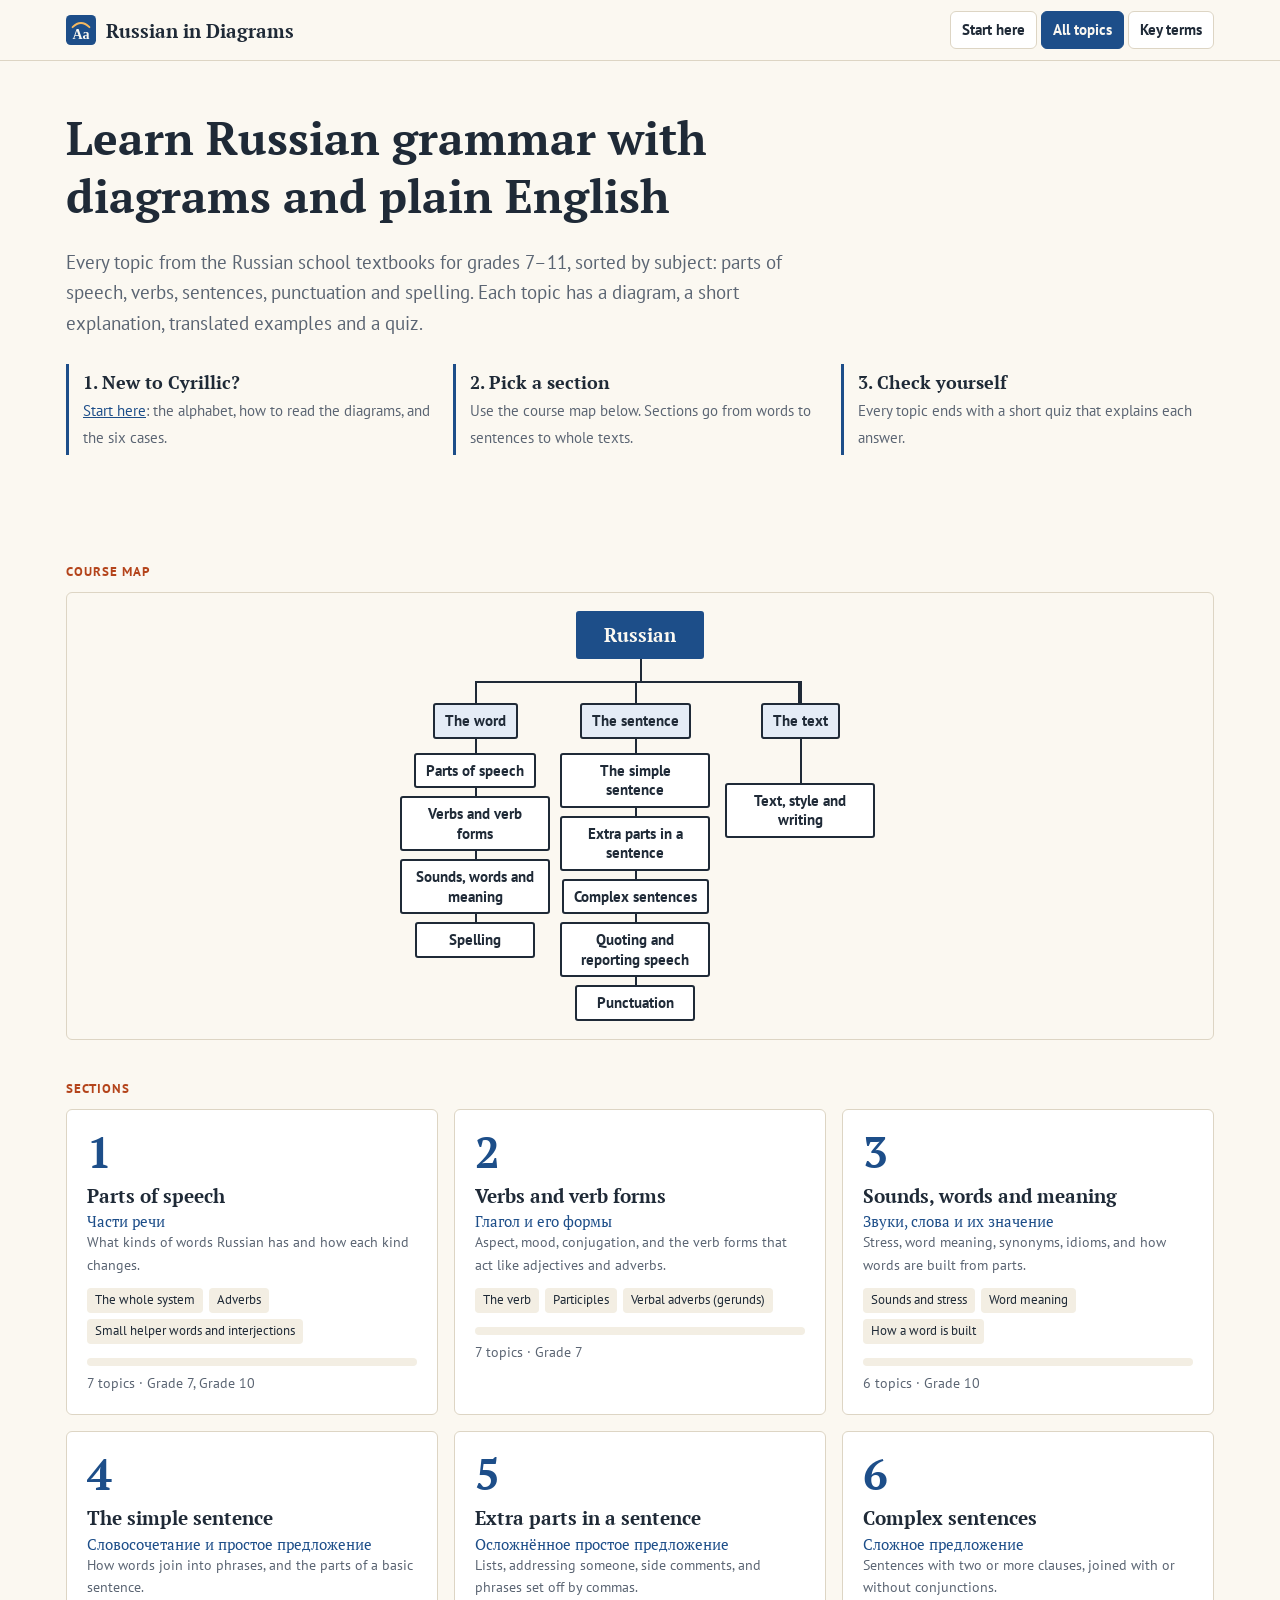
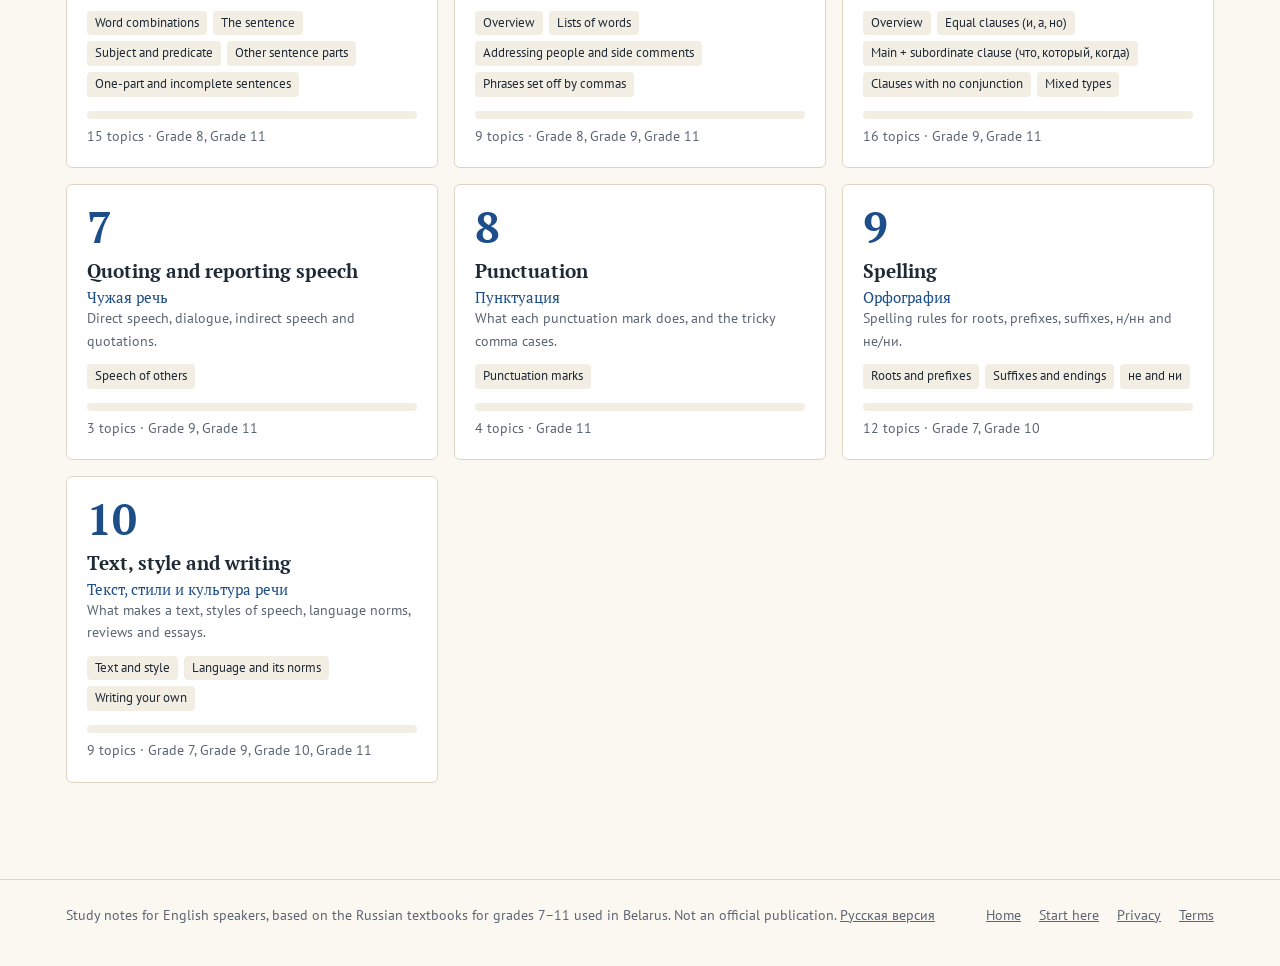
<file: index.html>
<!doctype html>
<html lang="en">
<head>
<meta charset="utf-8">
<meta name="viewport" content="width=device-width, initial-scale=1, viewport-fit=cover">
<meta name="theme-color" content="#fbf8f1" media="(prefers-color-scheme: light)">
<meta name="theme-color" content="#15191f" media="(prefers-color-scheme: dark)">
<meta name="format-detection" content="telephone=no">
<link rel="icon" href="assets/favicon.svg" type="image/svg+xml">
<link rel="apple-touch-icon" href="assets/apple-touch-icon.png">
<link rel="preconnect" href="https://fonts.googleapis.com">
<link rel="preconnect" href="https://fonts.gstatic.com" crossorigin>
<link href="https://fonts.googleapis.com/css2?family=PT+Mono&family=PT+Sans:wght@400;700&family=PT+Serif:wght@400;700&display=swap" rel="stylesheet">
<link rel="stylesheet" href="assets/style.css">
<title>Russian in Diagrams</title>
<meta name="description" content="Russian grammar for English speakers: every school topic for grades 7–11 as a diagram, a plain English explanation, translated examples and a quiz.">
</head>
<body>
<div id="header"></div>
<main class="wrap">
  <section class="hero">
    <h1>Learn Russian grammar with diagrams and plain English</h1>
    <p class="lead">Every topic from the Russian school textbooks for grades 7–11, sorted by subject: parts of speech, verbs, sentences, punctuation and spelling. Each topic has a diagram, a short explanation, translated examples and a quiz.</p>
    <div class="how">
      <div><b>1. New to Cyrillic?</b><span><a href="start.html">Start here</a>: the alphabet, how to read the diagrams, and the six cases.</span></div>
      <div><b>2. Pick a section</b><span>Use the course map below. Sections go from words to sentences to whole texts.</span></div>
      <div><b>3. Check yourself</b><span>Every topic ends with a short quiz that explains each answer.</span></div>
    </div>
  </section>
  <h2 class="sec-title">Course map</h2>
  <div id="map"></div>
  <h2 class="sec-title">Sections</h2>
  <section id="themes" class="grades" aria-label="Sections"></section>
</main>
<div id="footer"></div>
<script src="data/grade7.js"></script>
<script src="data/grade8.js"></script>
<script src="data/grade9.js"></script>
<script src="data/grade10.js"></script>
<script src="data/grade11.js"></script>
<script src="data/themes.js"></script>
<script src="assets/app.js"></script>
<script>App.home();</script>
</body>
</html>
</file>
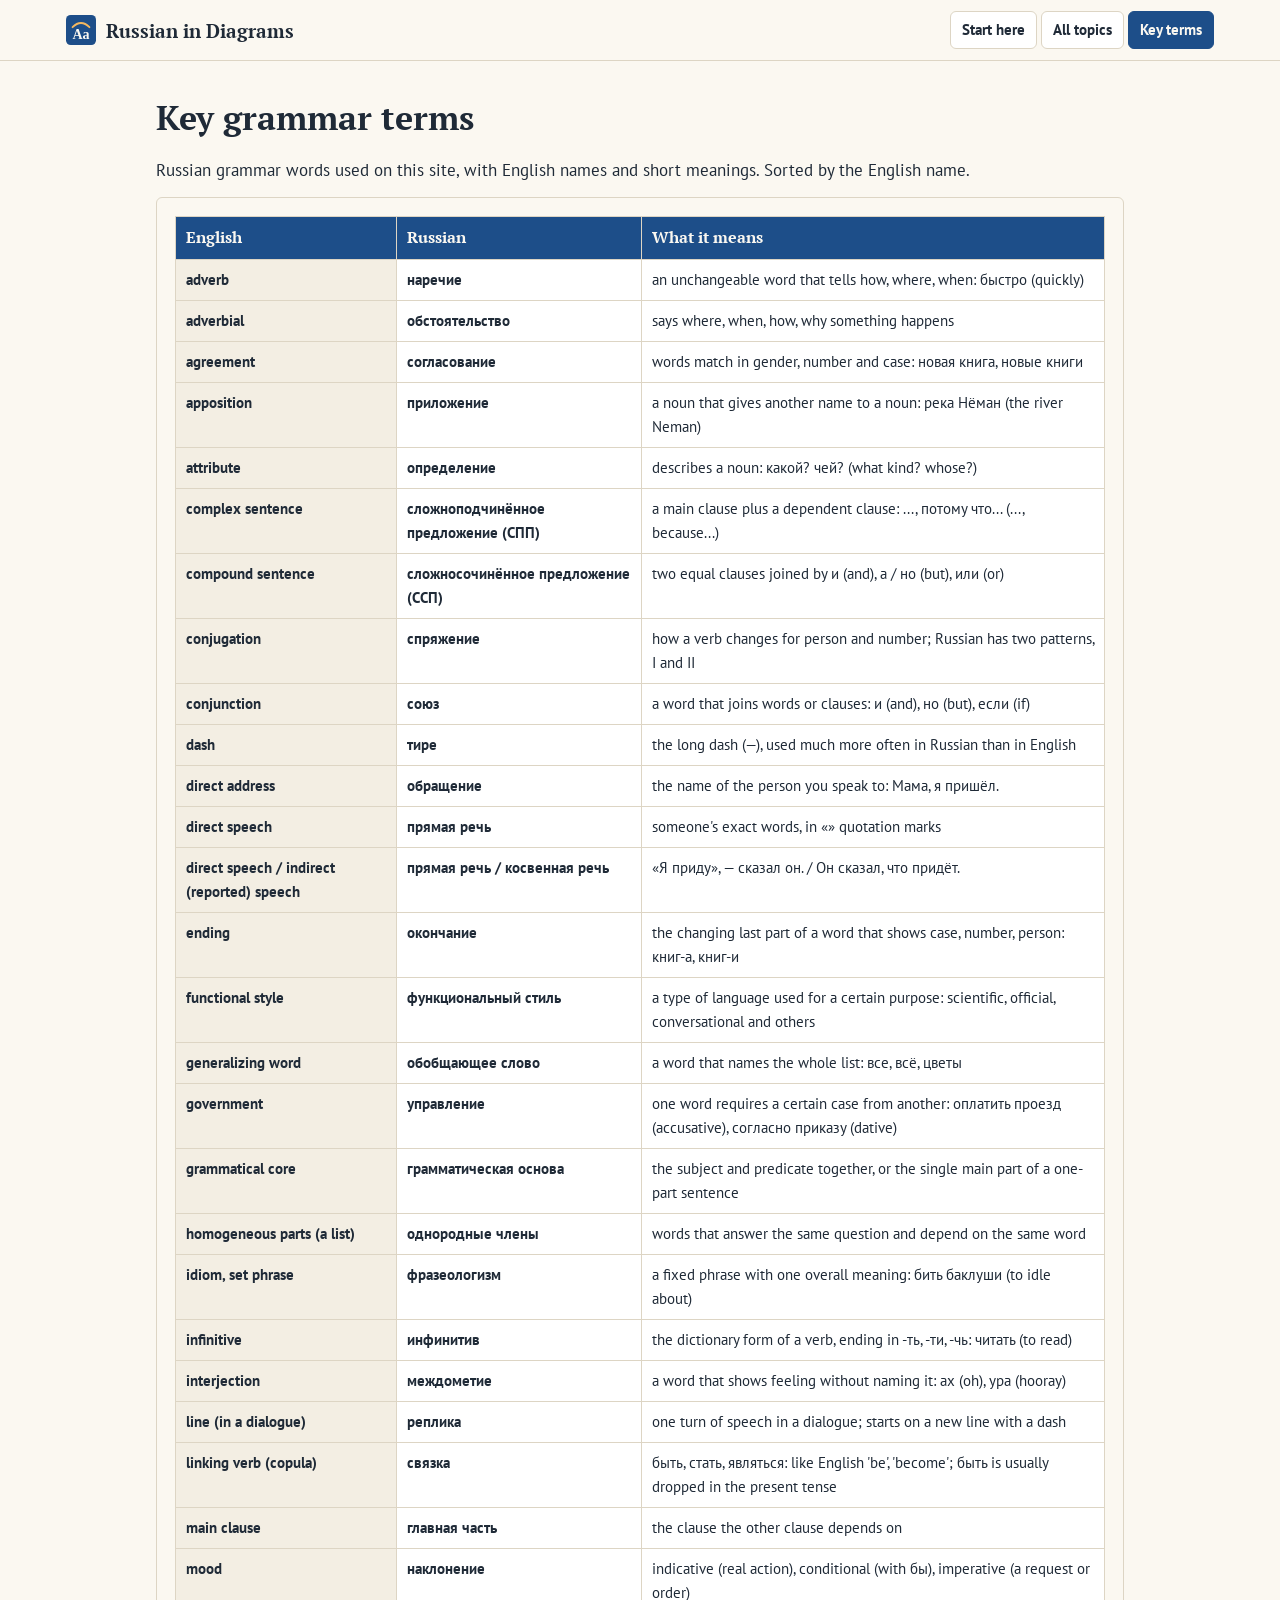
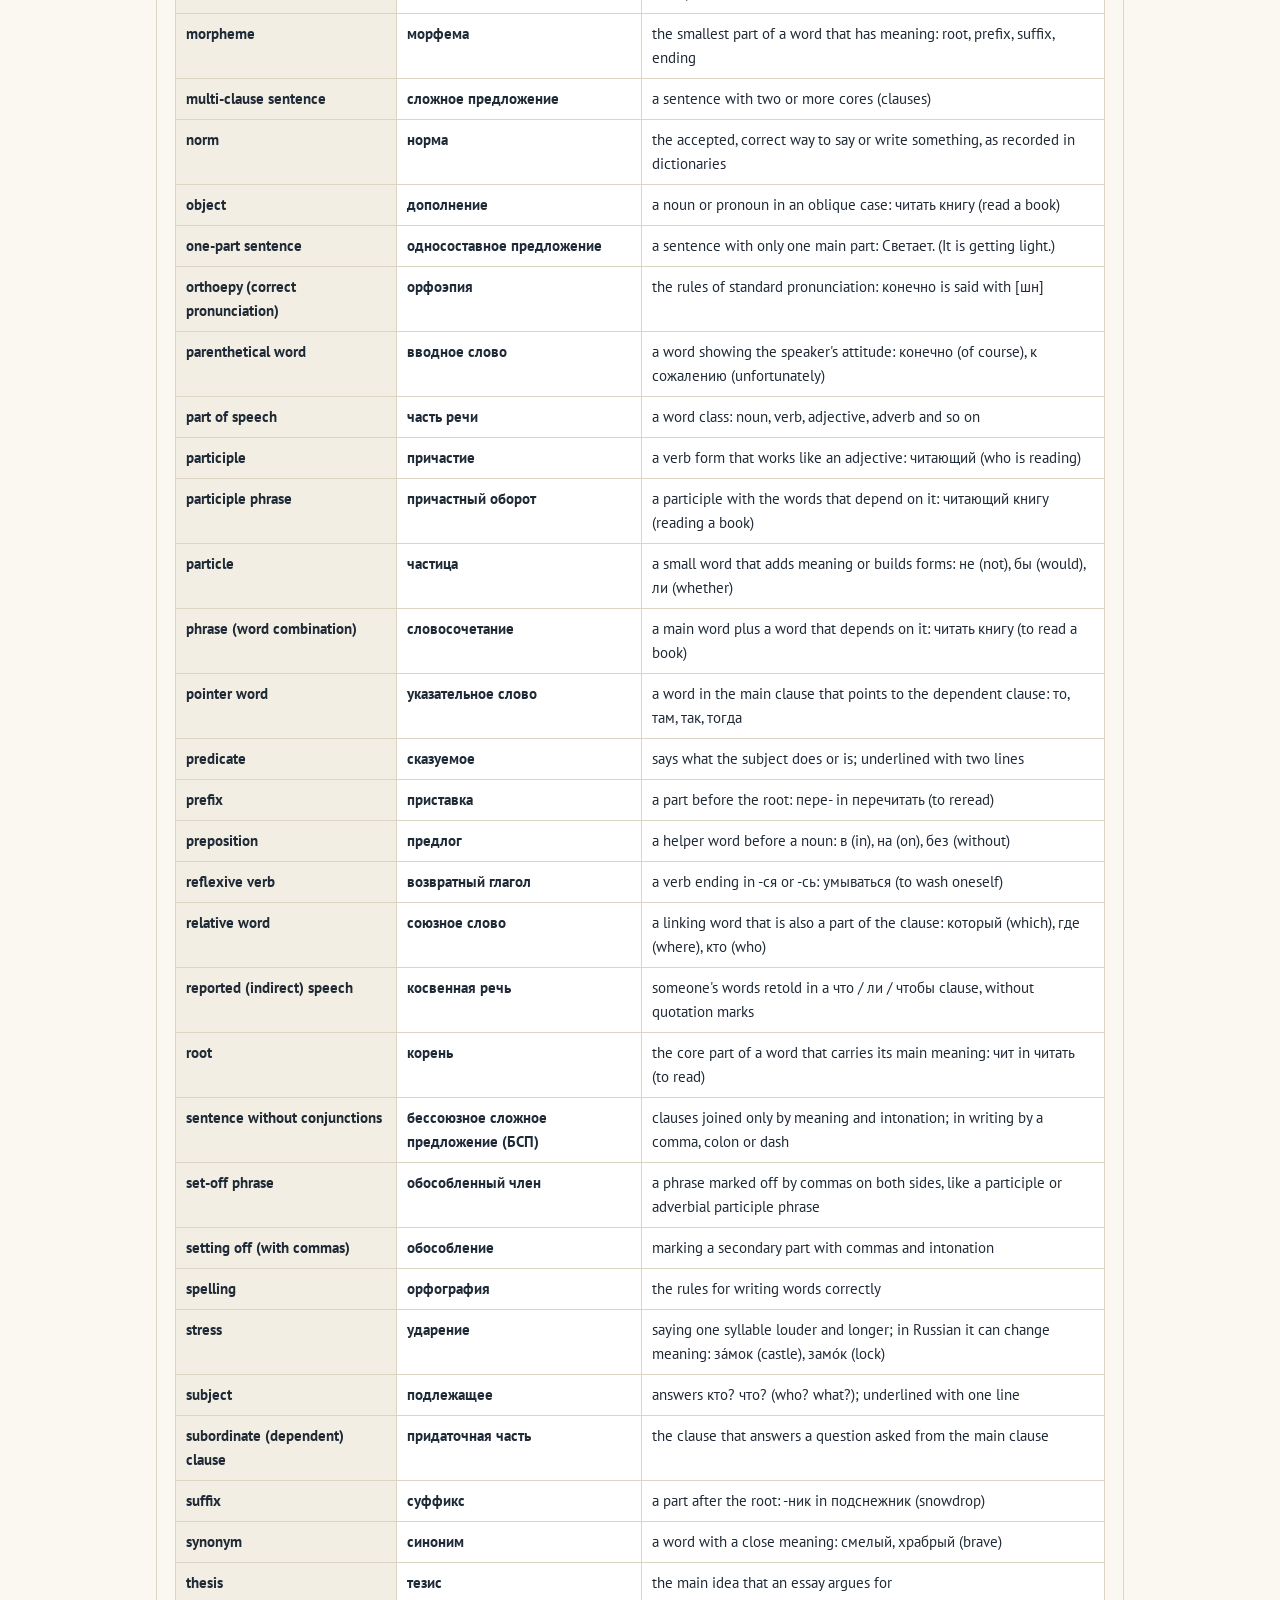
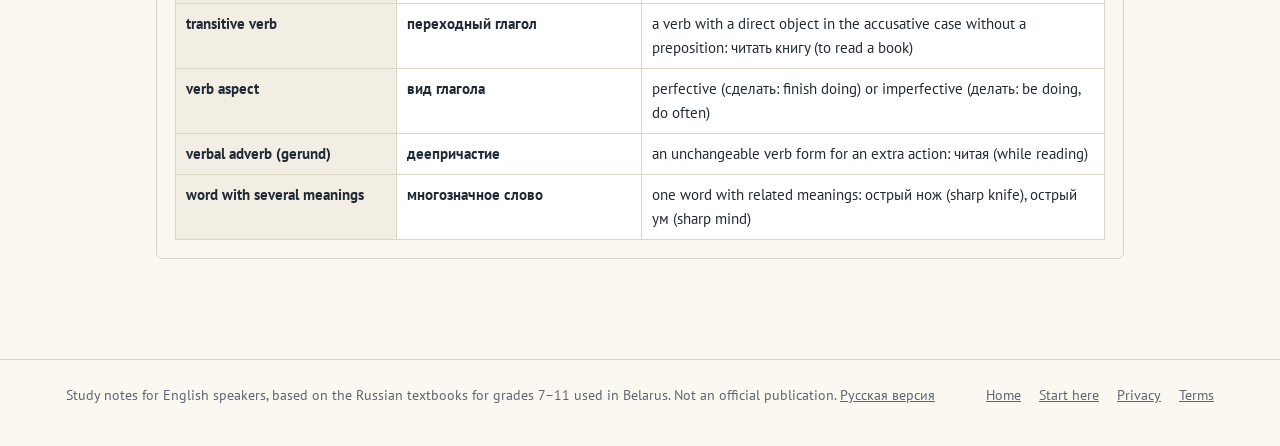
<file: glossary.html>
<!doctype html>
<html lang="en">
<head>
<meta charset="utf-8">
<meta name="viewport" content="width=device-width, initial-scale=1, viewport-fit=cover">
<meta name="theme-color" content="#fbf8f1" media="(prefers-color-scheme: light)">
<meta name="theme-color" content="#15191f" media="(prefers-color-scheme: dark)">
<meta name="format-detection" content="telephone=no">
<link rel="icon" href="assets/favicon.svg" type="image/svg+xml">
<link rel="apple-touch-icon" href="assets/apple-touch-icon.png">
<link rel="preconnect" href="https://fonts.googleapis.com">
<link rel="preconnect" href="https://fonts.gstatic.com" crossorigin>
<link href="https://fonts.googleapis.com/css2?family=PT+Mono&family=PT+Sans:wght@400;700&family=PT+Serif:wght@400;700&display=swap" rel="stylesheet">
<link rel="stylesheet" href="assets/style.css">
<title>Key terms | Russian in Diagrams</title>
<meta name="description" content="Russian grammar terms with plain English meanings.">
</head>
<body>
<div id="header"></div>
<main class="page wide wrap">
<h1>Key grammar terms</h1>
<p>Russian grammar words used on this site, with English names and short meanings. Sorted by the English name.</p>
<div id="gloss"></div>
</main>
<div id="footer"></div>
<script src="data/grade7.js"></script>
<script src="data/grade8.js"></script>
<script src="data/grade9.js"></script>
<script src="data/grade10.js"></script>
<script src="data/grade11.js"></script>
<script src="data/themes.js"></script>
<script src="assets/app.js"></script>
<script>App.glossary();</script>
</body>
</html>
</file>
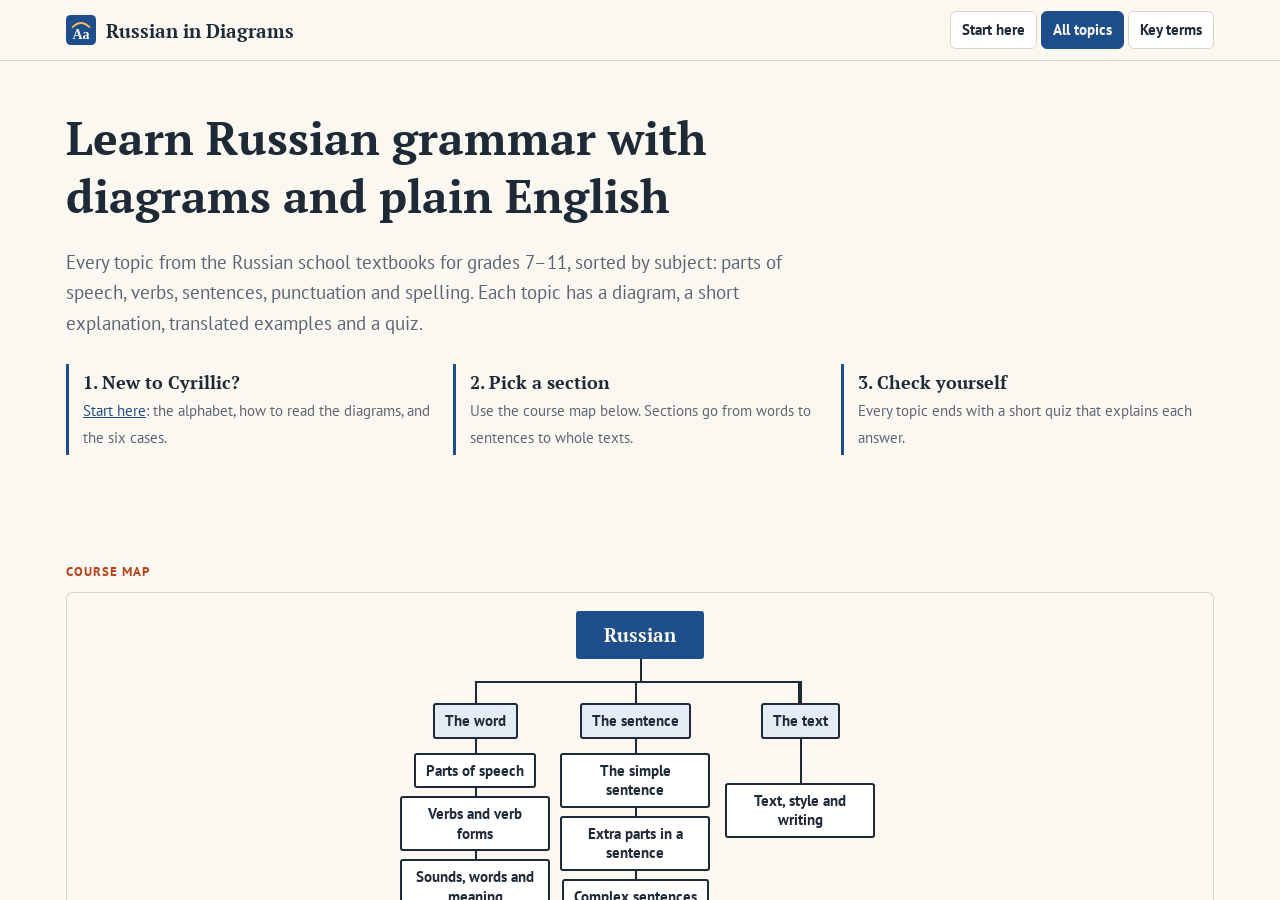
<file: grade.html>
<!doctype html>
<html lang="en"><head><meta charset="utf-8"><meta http-equiv="refresh" content="0; url=index.html">
<link rel="icon" href="assets/favicon.svg" type="image/svg+xml"><title>Russian in Diagrams</title></head>
<body><p><a href="index.html">Go to the sections</a></p></body></html>
</file>
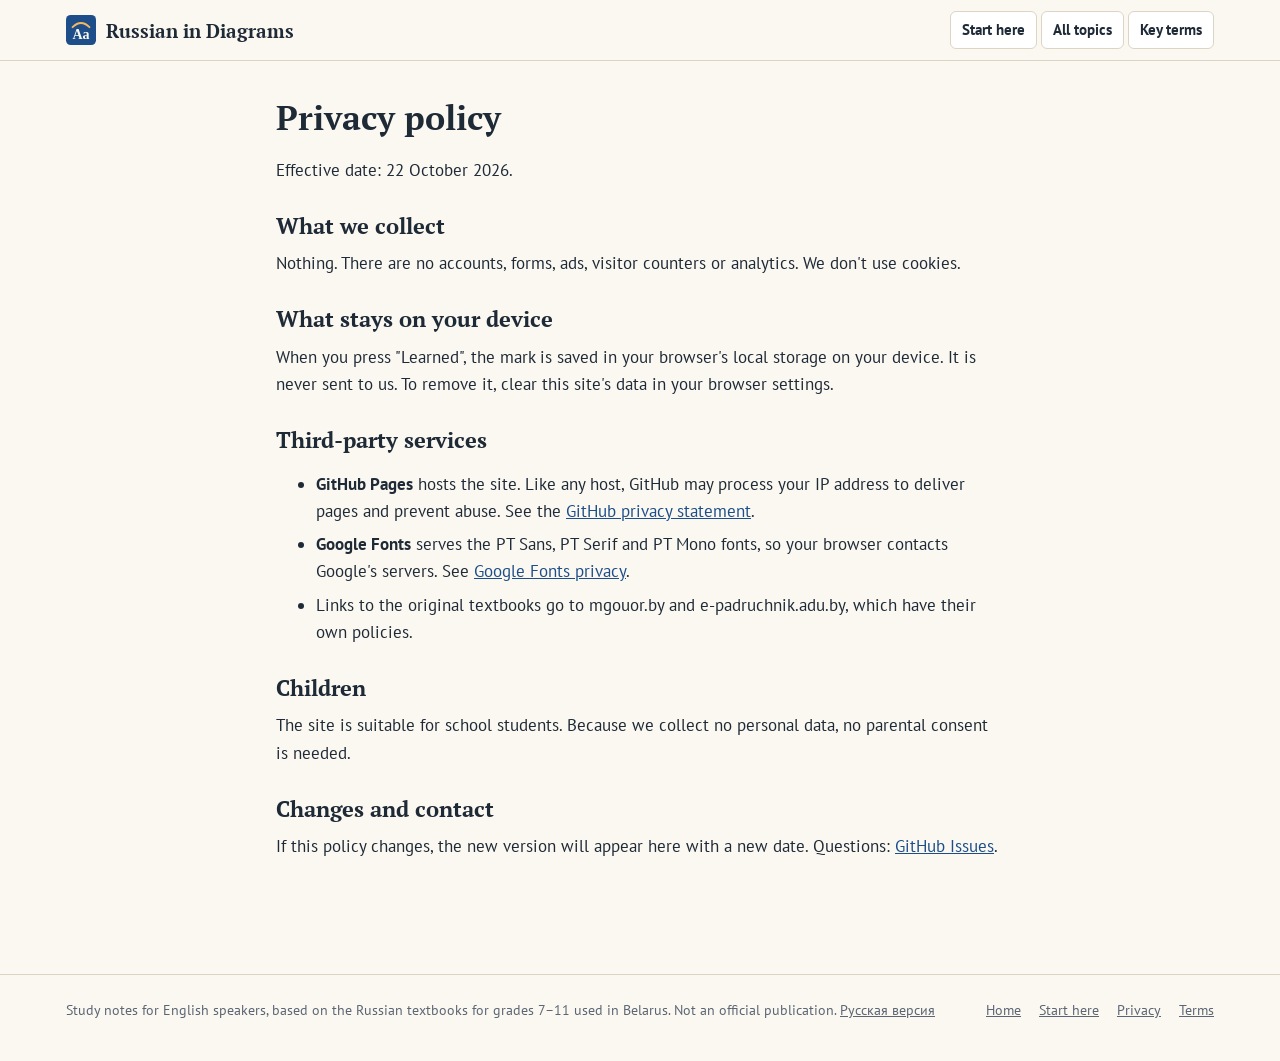
<file: privacy.html>
<!doctype html>
<html lang="en">
<head>
<meta charset="utf-8">
<meta name="viewport" content="width=device-width, initial-scale=1, viewport-fit=cover">
<meta name="theme-color" content="#fbf8f1" media="(prefers-color-scheme: light)">
<meta name="theme-color" content="#15191f" media="(prefers-color-scheme: dark)">
<meta name="format-detection" content="telephone=no">
<link rel="icon" href="assets/favicon.svg" type="image/svg+xml">
<link rel="apple-touch-icon" href="assets/apple-touch-icon.png">
<link rel="preconnect" href="https://fonts.googleapis.com">
<link rel="preconnect" href="https://fonts.gstatic.com" crossorigin>
<link href="https://fonts.googleapis.com/css2?family=PT+Mono&family=PT+Sans:wght@400;700&family=PT+Serif:wght@400;700&display=swap" rel="stylesheet">
<link rel="stylesheet" href="assets/style.css">
<title>Privacy | Russian in Diagrams</title>
<meta name="description" content="Privacy policy.">
</head>
<body>
<div id="header"></div>
<main class="page wrap">
<h1>Privacy policy</h1>
<p>Effective date: 22 October 2026.</p>
<h2>What we collect</h2>
<p>Nothing. There are no accounts, forms, ads, visitor counters or analytics. We don't use cookies.</p>
<h2>What stays on your device</h2>
<p>When you press "Learned", the mark is saved in your browser's local storage on your device. It is never sent to us. To remove it, clear this site's data in your browser settings.</p>
<h2>Third-party services</h2>
<ul>
<li><b>GitHub Pages</b> hosts the site. Like any host, GitHub may process your IP address to deliver pages and prevent abuse. See the <a href="https://docs.github.com/en/site-policy/privacy-policies/github-general-privacy-statement" rel="noopener">GitHub privacy statement</a>.</li>
<li><b>Google Fonts</b> serves the PT Sans, PT Serif and PT Mono fonts, so your browser contacts Google's servers. See <a href="https://developers.google.com/fonts/faq/privacy" rel="noopener">Google Fonts privacy</a>.</li>
<li>Links to the original textbooks go to mgouor.by and e-padruchnik.adu.by, which have their own policies.</li>
</ul>
<h2>Children</h2>
<p>The site is suitable for school students. Because we collect no personal data, no parental consent is needed.</p>
<h2>Changes and contact</h2>
<p>If this policy changes, the new version will appear here with a new date. Questions: <a href="https://github.com/AbyzAnna/russian-in-diagrams/issues" rel="noopener">GitHub Issues</a>.</p>
</main>
<div id="footer"></div>
<script src="assets/app.js"></script>
<script>App.chrome(null);</script>
</body>
</html>
</file>
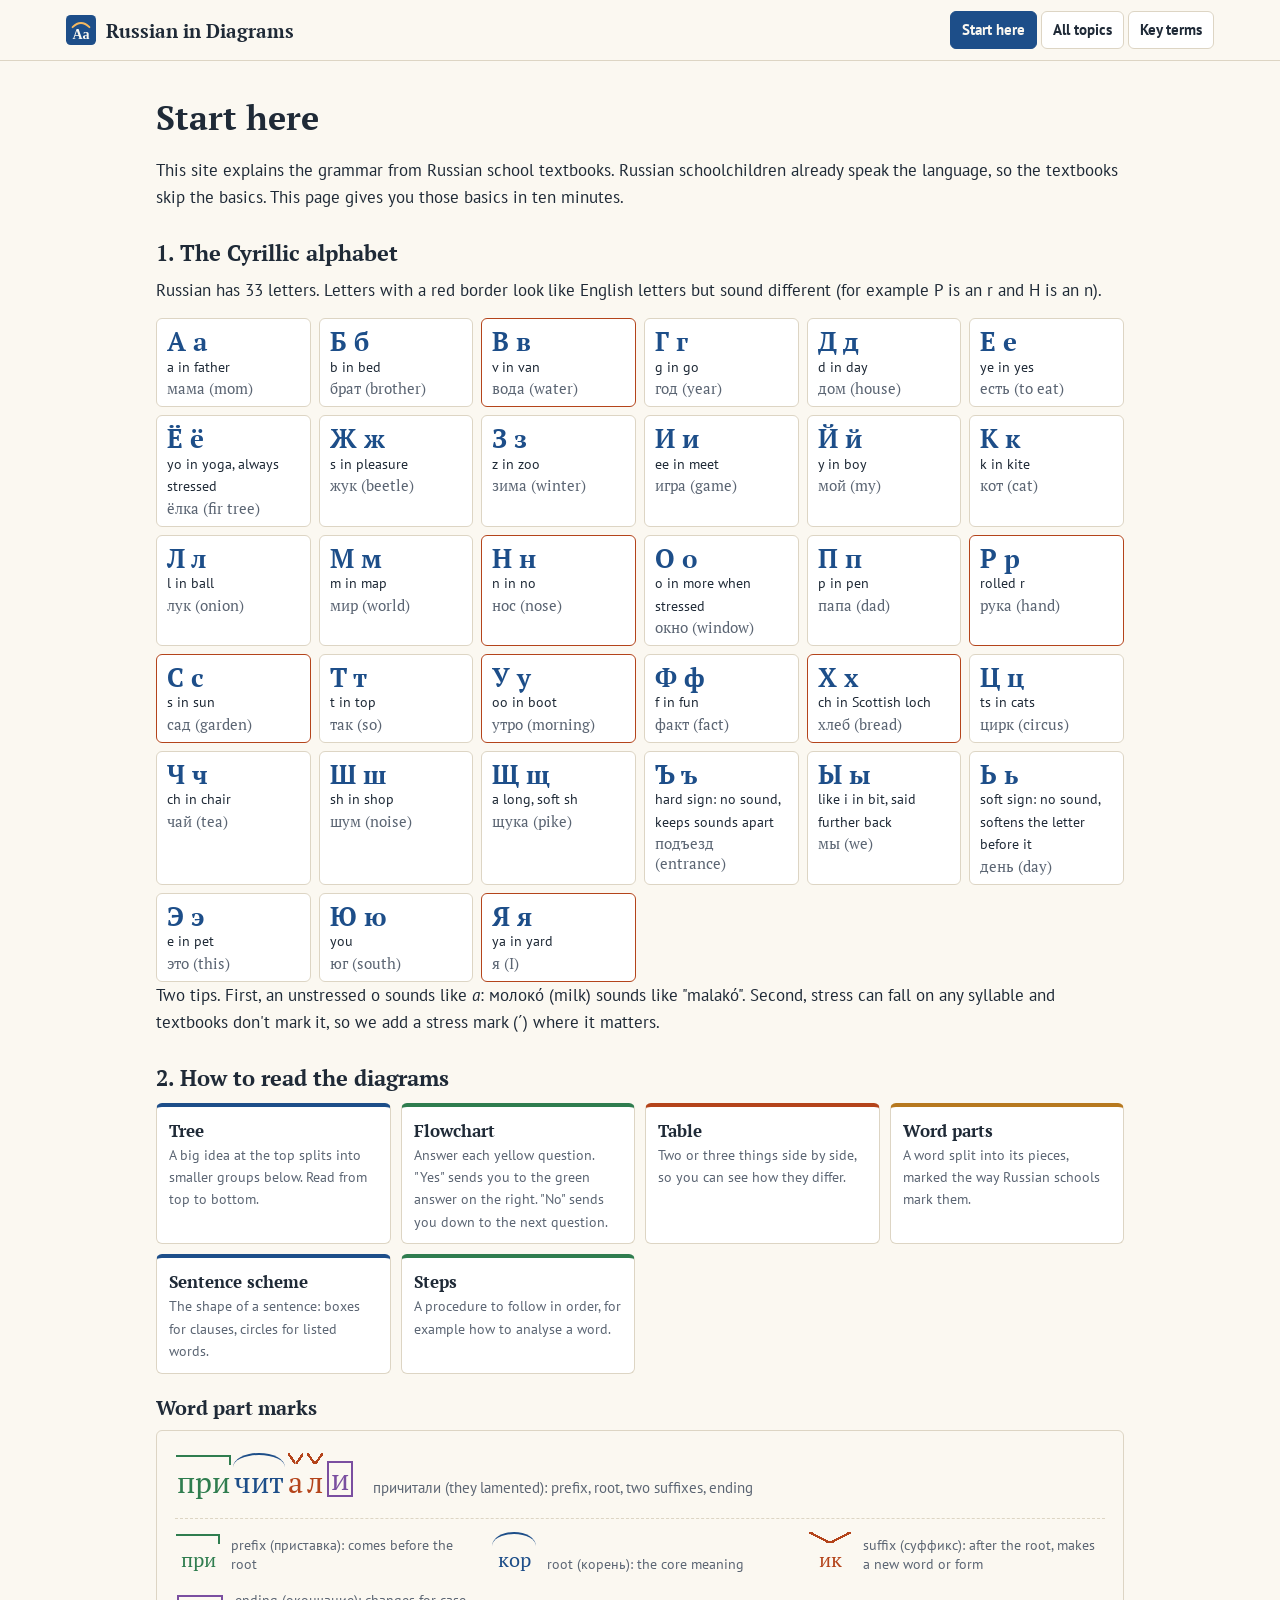
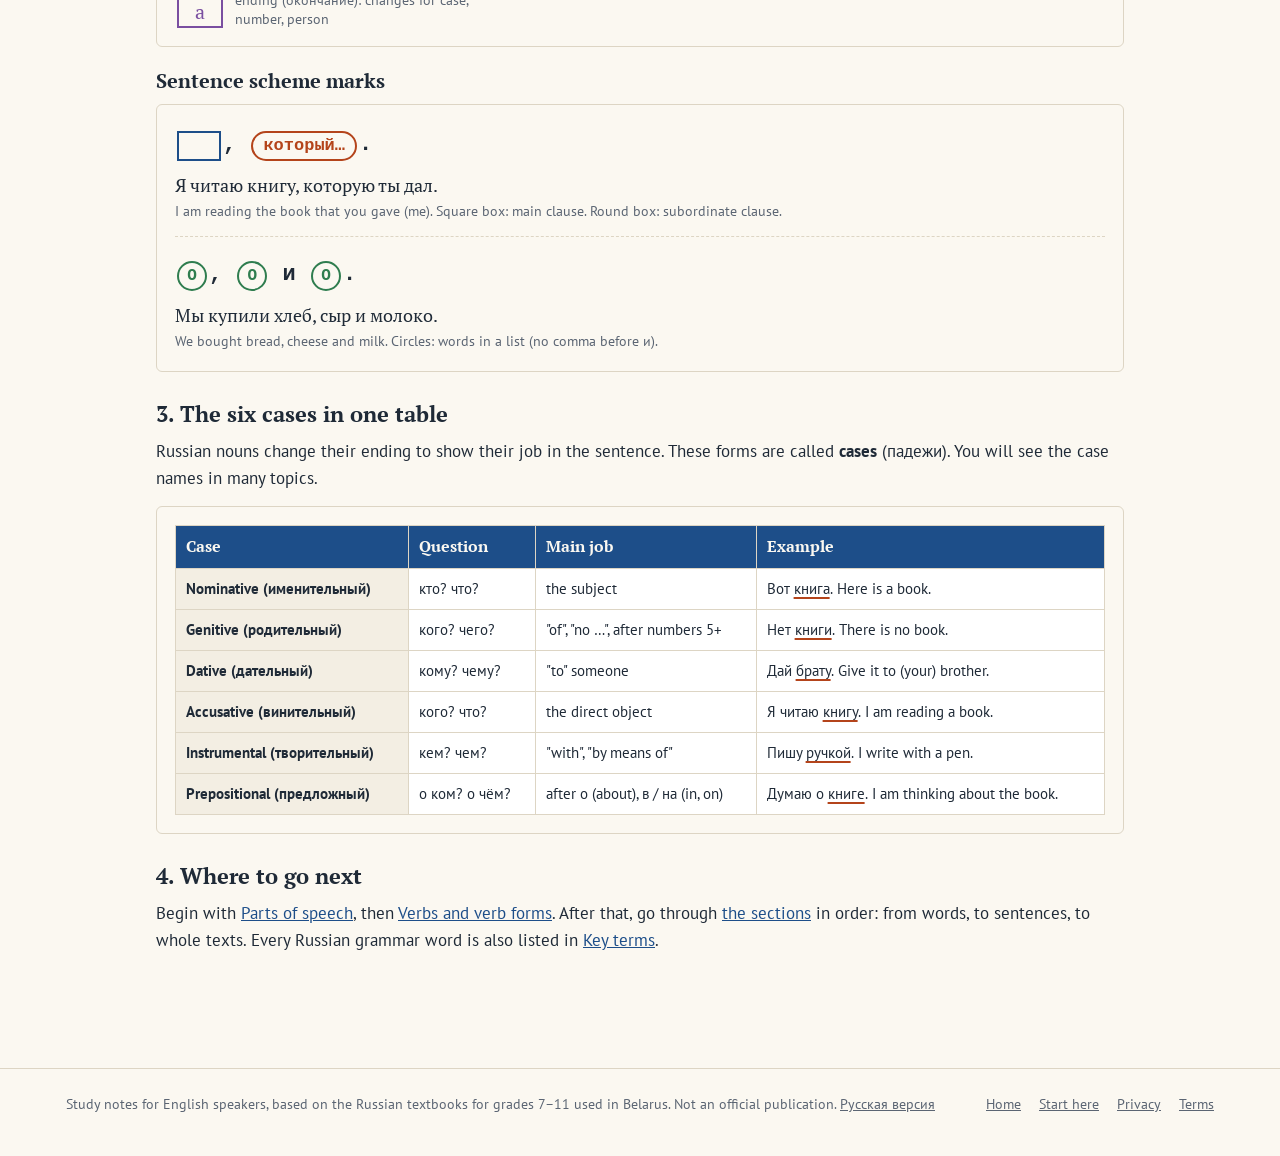
<file: start.html>
<!doctype html>
<html lang="en">
<head>
<meta charset="utf-8">
<meta name="viewport" content="width=device-width, initial-scale=1, viewport-fit=cover">
<meta name="theme-color" content="#fbf8f1" media="(prefers-color-scheme: light)">
<meta name="theme-color" content="#15191f" media="(prefers-color-scheme: dark)">
<meta name="format-detection" content="telephone=no">
<link rel="icon" href="assets/favicon.svg" type="image/svg+xml">
<link rel="apple-touch-icon" href="assets/apple-touch-icon.png">
<link rel="preconnect" href="https://fonts.googleapis.com">
<link rel="preconnect" href="https://fonts.gstatic.com" crossorigin>
<link href="https://fonts.googleapis.com/css2?family=PT+Mono&family=PT+Sans:wght@400;700&family=PT+Serif:wght@400;700&display=swap" rel="stylesheet">
<link rel="stylesheet" href="assets/style.css">
<title>Start here | Russian in Diagrams</title>
<meta name="description" content="The Cyrillic alphabet, how to read the grammar diagrams, and the six Russian cases.">
</head>
<body>
<div id="header"></div>
<main class="page wide wrap">
<h1>Start here</h1>
<p class="lead">This site explains the grammar from Russian school textbooks. Russian schoolchildren already speak the language, so the textbooks skip the basics. This page gives you those basics in ten minutes.</p>

<h2>1. The Cyrillic alphabet</h2>
<p>Russian has 33 letters. Letters with a red border look like English letters but sound different (for example Р is an r and Н is an n).</p>
<div class="alpha">
<div><div class="l" lang="ru">А а</div><div class="s">a in father</div><div class="w" lang="ru">мама (mom)</div></div>
<div><div class="l" lang="ru">Б б</div><div class="s">b in bed</div><div class="w" lang="ru">брат (brother)</div></div>
<div class="trap"><div class="l" lang="ru">В в</div><div class="s">v in van</div><div class="w" lang="ru">вода (water)</div></div>
<div><div class="l" lang="ru">Г г</div><div class="s">g in go</div><div class="w" lang="ru">год (year)</div></div>
<div><div class="l" lang="ru">Д д</div><div class="s">d in day</div><div class="w" lang="ru">дом (house)</div></div>
<div><div class="l" lang="ru">Е е</div><div class="s">ye in yes</div><div class="w" lang="ru">есть (to eat)</div></div>
<div><div class="l" lang="ru">Ё ё</div><div class="s">yo in yoga, always stressed</div><div class="w" lang="ru">ёлка (fir tree)</div></div>
<div><div class="l" lang="ru">Ж ж</div><div class="s">s in pleasure</div><div class="w" lang="ru">жук (beetle)</div></div>
<div><div class="l" lang="ru">З з</div><div class="s">z in zoo</div><div class="w" lang="ru">зима (winter)</div></div>
<div><div class="l" lang="ru">И и</div><div class="s">ee in meet</div><div class="w" lang="ru">игра (game)</div></div>
<div><div class="l" lang="ru">Й й</div><div class="s">y in boy</div><div class="w" lang="ru">мой (my)</div></div>
<div><div class="l" lang="ru">К к</div><div class="s">k in kite</div><div class="w" lang="ru">кот (cat)</div></div>
<div><div class="l" lang="ru">Л л</div><div class="s">l in ball</div><div class="w" lang="ru">лук (onion)</div></div>
<div><div class="l" lang="ru">М м</div><div class="s">m in map</div><div class="w" lang="ru">мир (world)</div></div>
<div class="trap"><div class="l" lang="ru">Н н</div><div class="s">n in no</div><div class="w" lang="ru">нос (nose)</div></div>
<div><div class="l" lang="ru">О о</div><div class="s">o in more when stressed</div><div class="w" lang="ru">окно (window)</div></div>
<div><div class="l" lang="ru">П п</div><div class="s">p in pen</div><div class="w" lang="ru">папа (dad)</div></div>
<div class="trap"><div class="l" lang="ru">Р р</div><div class="s">rolled r</div><div class="w" lang="ru">рука (hand)</div></div>
<div class="trap"><div class="l" lang="ru">С с</div><div class="s">s in sun</div><div class="w" lang="ru">сад (garden)</div></div>
<div><div class="l" lang="ru">Т т</div><div class="s">t in top</div><div class="w" lang="ru">так (so)</div></div>
<div class="trap"><div class="l" lang="ru">У у</div><div class="s">oo in boot</div><div class="w" lang="ru">утро (morning)</div></div>
<div><div class="l" lang="ru">Ф ф</div><div class="s">f in fun</div><div class="w" lang="ru">факт (fact)</div></div>
<div class="trap"><div class="l" lang="ru">Х х</div><div class="s">ch in Scottish loch</div><div class="w" lang="ru">хлеб (bread)</div></div>
<div><div class="l" lang="ru">Ц ц</div><div class="s">ts in cats</div><div class="w" lang="ru">цирк (circus)</div></div>
<div><div class="l" lang="ru">Ч ч</div><div class="s">ch in chair</div><div class="w" lang="ru">чай (tea)</div></div>
<div><div class="l" lang="ru">Ш ш</div><div class="s">sh in shop</div><div class="w" lang="ru">шум (noise)</div></div>
<div><div class="l" lang="ru">Щ щ</div><div class="s">a long, soft sh</div><div class="w" lang="ru">щука (pike)</div></div>
<div><div class="l" lang="ru">Ъ ъ</div><div class="s">hard sign: no sound, keeps sounds apart</div><div class="w" lang="ru">подъезд (entrance)</div></div>
<div><div class="l" lang="ru">Ы ы</div><div class="s">like i in bit, said further back</div><div class="w" lang="ru">мы (we)</div></div>
<div><div class="l" lang="ru">Ь ь</div><div class="s">soft sign: no sound, softens the letter before it</div><div class="w" lang="ru">день (day)</div></div>
<div><div class="l" lang="ru">Э э</div><div class="s">e in pet</div><div class="w" lang="ru">это (this)</div></div>
<div><div class="l" lang="ru">Ю ю</div><div class="s">you</div><div class="w" lang="ru">юг (south)</div></div>
<div class="trap"><div class="l" lang="ru">Я я</div><div class="s">ya in yard</div><div class="w" lang="ru">я (I)</div></div>
</div>
<p>Two tips. First, an unstressed <span lang="ru">о</span> sounds like <i>a</i>: <span lang="ru">молоко́</span> (milk) sounds like "malakó". Second, stress can fall on any syllable and textbooks don't mark it, so we add a stress mark (´) where it matters.</p>

<h2>2. How to read the diagrams</h2>
<div class="cards"><div class="grid">
<div class="card"><b>Tree</b><div class="t">A big idea at the top splits into smaller groups below. Read from top to bottom.</div></div>
<div class="card"><b>Flowchart</b><div class="t">Answer each yellow question. "Yes" sends you to the green answer on the right. "No" sends you down to the next question.</div></div>
<div class="card"><b>Table</b><div class="t">Two or three things side by side, so you can see how they differ.</div></div>
<div class="card"><b>Word parts</b><div class="t">A word split into its pieces, marked the way Russian schools mark them.</div></div>
<div class="card"><b>Sentence scheme</b><div class="t">The shape of a sentence: boxes for clauses, circles for listed words.</div></div>
<div class="card"><b>Steps</b><div class="t">A procedure to follow in order, for example how to analyse a word.</div></div>
</div></div>
<h3 style="margin-top:22px">Word part marks</h3>
<div class="diagram morph"><div class="words"><div class="word"><span class="parts" lang="ru"><span class="m prefix">при</span><span class="m root">чит</span><span class="m suffix">а</span><span class="m suffix">л</span><span class="m ending">и</span></span><span class="caption"><span lang="ru">причитали</span> (they lamented): prefix, root, two suffixes, ending</span></div></div>
<div class="mlegend"><span><span class="m prefix">при</span>prefix (приставка): comes before the root</span><span><span class="m root">кор</span>root (корень): the core meaning</span><span><span class="m suffix">ик</span>suffix (суффикс): after the root, makes a new word or form</span><span><span class="m ending">а</span>ending (окончание): changes for case, number, person</span></div></div>
<h3 style="margin-top:22px">Sentence scheme marks</h3>
<div class="diagram scheme"><div class="items">
<div class="item"><div class="formula" lang="ru"><span class="sq">&nbsp;</span>, <span class="rd">который…</span>.</div><div class="example" lang="ru">Я читаю книгу, которую ты дал.</div><div class="caption">I am reading the book that you gave (me). Square box: main clause. Round box: subordinate clause.</div></div>
<div class="item"><div class="formula" lang="ru"><span class="hm">О</span>, <span class="hm">О</span> и <span class="hm">О</span>.</div><div class="example" lang="ru">Мы купили хлеб, сыр и молоко.</div><div class="caption">We bought bread, cheese and milk. Circles: words in a list (no comma before и).</div></div>
</div></div>

<h2>3. The six cases in one table</h2>
<p>Russian nouns change their ending to show their job in the sentence. These forms are called <b>cases</b> (падежи). You will see the case names in many topics.</p>
<div class="diagram compare"><table><thead><tr><th>Case</th><th>Question</th><th>Main job</th><th>Example</th></tr></thead><tbody>
<tr><th>Nominative <span lang="ru">(именительный)</span></th><td data-label="Question" lang="ru"><span>кто? что?</span></td><td data-label="Main job"><span>the subject</span></td><td data-label="Example"><span><span lang="ru">Вот <u>книга</u>.</span> Here is a book.</span></td></tr>
<tr><th>Genitive <span lang="ru">(родительный)</span></th><td data-label="Question" lang="ru"><span>кого? чего?</span></td><td data-label="Main job"><span>"of", "no …", after numbers 5+</span></td><td data-label="Example"><span><span lang="ru">Нет <u>книги</u>.</span> There is no book.</span></td></tr>
<tr><th>Dative <span lang="ru">(дательный)</span></th><td data-label="Question" lang="ru"><span>кому? чему?</span></td><td data-label="Main job"><span>"to" someone</span></td><td data-label="Example"><span><span lang="ru">Дай <u>брату</u>.</span> Give it to (your) brother.</span></td></tr>
<tr><th>Accusative <span lang="ru">(винительный)</span></th><td data-label="Question" lang="ru"><span>кого? что?</span></td><td data-label="Main job"><span>the direct object</span></td><td data-label="Example"><span><span lang="ru">Я читаю <u>книгу</u>.</span> I am reading a book.</span></td></tr>
<tr><th>Instrumental <span lang="ru">(творительный)</span></th><td data-label="Question" lang="ru"><span>кем? чем?</span></td><td data-label="Main job"><span>"with", "by means of"</span></td><td data-label="Example"><span><span lang="ru">Пишу <u>ручкой</u>.</span> I write with a pen.</span></td></tr>
<tr><th>Prepositional <span lang="ru">(предложный)</span></th><td data-label="Question" lang="ru"><span>о ком? о чём?</span></td><td data-label="Main job"><span>after о (about), в / на (in, on)</span></td><td data-label="Example"><span><span lang="ru">Думаю о <u>книге</u>.</span> I am thinking about the book.</span></td></tr>
</tbody></table></div>

<h2>4. Where to go next</h2>
<p>Begin with <a href="theme.html?t=parts-of-speech">Parts of speech</a>, then <a href="theme.html?t=verbs">Verbs and verb forms</a>. After that, go through <a href="index.html">the sections</a> in order: from words, to sentences, to whole texts. Every Russian grammar word is also listed in <a href="glossary.html">Key terms</a>.</p>
</main>
<div id="footer"></div>
<script src="assets/app.js"></script>
<script>App.chrome("start");</script>
</body>
</html>
</file>
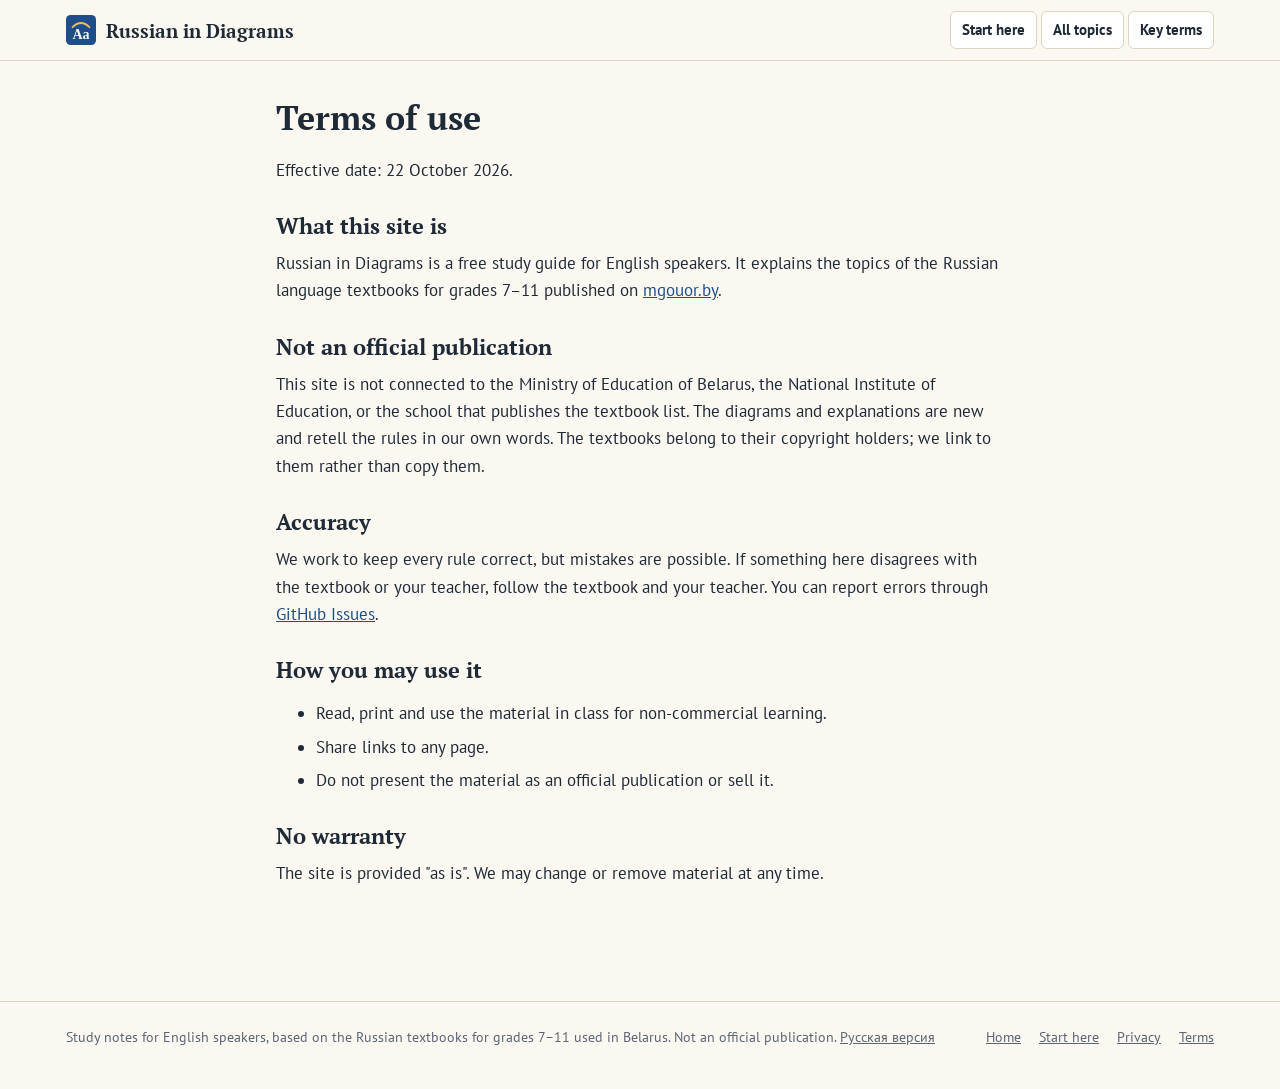
<file: terms.html>
<!doctype html>
<html lang="en">
<head>
<meta charset="utf-8">
<meta name="viewport" content="width=device-width, initial-scale=1, viewport-fit=cover">
<meta name="theme-color" content="#fbf8f1" media="(prefers-color-scheme: light)">
<meta name="theme-color" content="#15191f" media="(prefers-color-scheme: dark)">
<meta name="format-detection" content="telephone=no">
<link rel="icon" href="assets/favicon.svg" type="image/svg+xml">
<link rel="apple-touch-icon" href="assets/apple-touch-icon.png">
<link rel="preconnect" href="https://fonts.googleapis.com">
<link rel="preconnect" href="https://fonts.gstatic.com" crossorigin>
<link href="https://fonts.googleapis.com/css2?family=PT+Mono&family=PT+Sans:wght@400;700&family=PT+Serif:wght@400;700&display=swap" rel="stylesheet">
<link rel="stylesheet" href="assets/style.css">
<title>Terms | Russian in Diagrams</title>
<meta name="description" content="Terms of use.">
</head>
<body>
<div id="header"></div>
<main class="page wrap">
<h1>Terms of use</h1>
<p>Effective date: 22 October 2026.</p>
<h2>What this site is</h2>
<p>Russian in Diagrams is a free study guide for English speakers. It explains the topics of the Russian language textbooks for grades 7–11 published on <a href="https://mgouor.by/elektronnye-uchebniki/" rel="noopener">mgouor.by</a>.</p>
<h2>Not an official publication</h2>
<p>This site is not connected to the Ministry of Education of Belarus, the National Institute of Education, or the school that publishes the textbook list. The diagrams and explanations are new and retell the rules in our own words. The textbooks belong to their copyright holders; we link to them rather than copy them.</p>
<h2>Accuracy</h2>
<p>We work to keep every rule correct, but mistakes are possible. If something here disagrees with the textbook or your teacher, follow the textbook and your teacher. You can report errors through <a href="https://github.com/AbyzAnna/russian-in-diagrams/issues" rel="noopener">GitHub Issues</a>.</p>
<h2>How you may use it</h2>
<ul>
<li>Read, print and use the material in class for non-commercial learning.</li>
<li>Share links to any page.</li>
<li>Do not present the material as an official publication or sell it.</li>
</ul>
<h2>No warranty</h2>
<p>The site is provided "as is". We may change or remove material at any time.</p>
</main>
<div id="footer"></div>
<script src="assets/app.js"></script>
<script>App.chrome(null);</script>
</body>
</html>
</file>
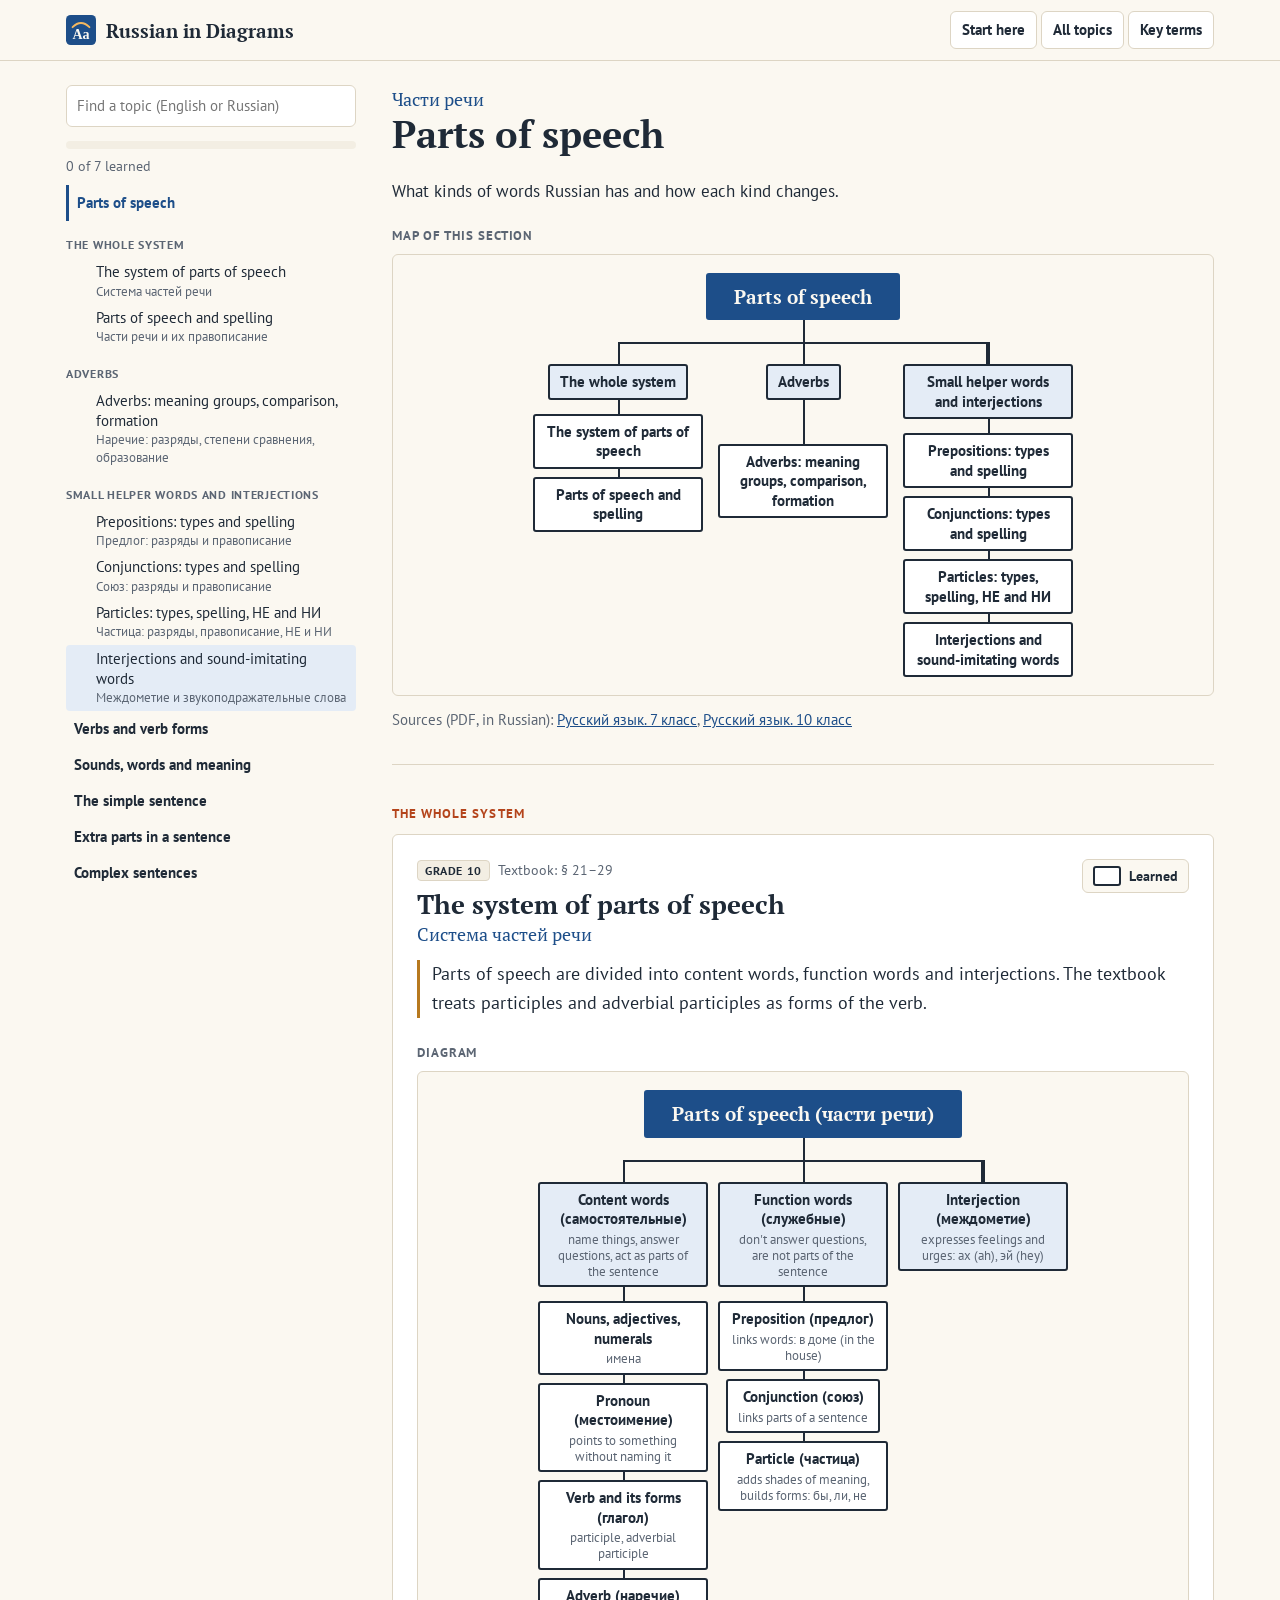
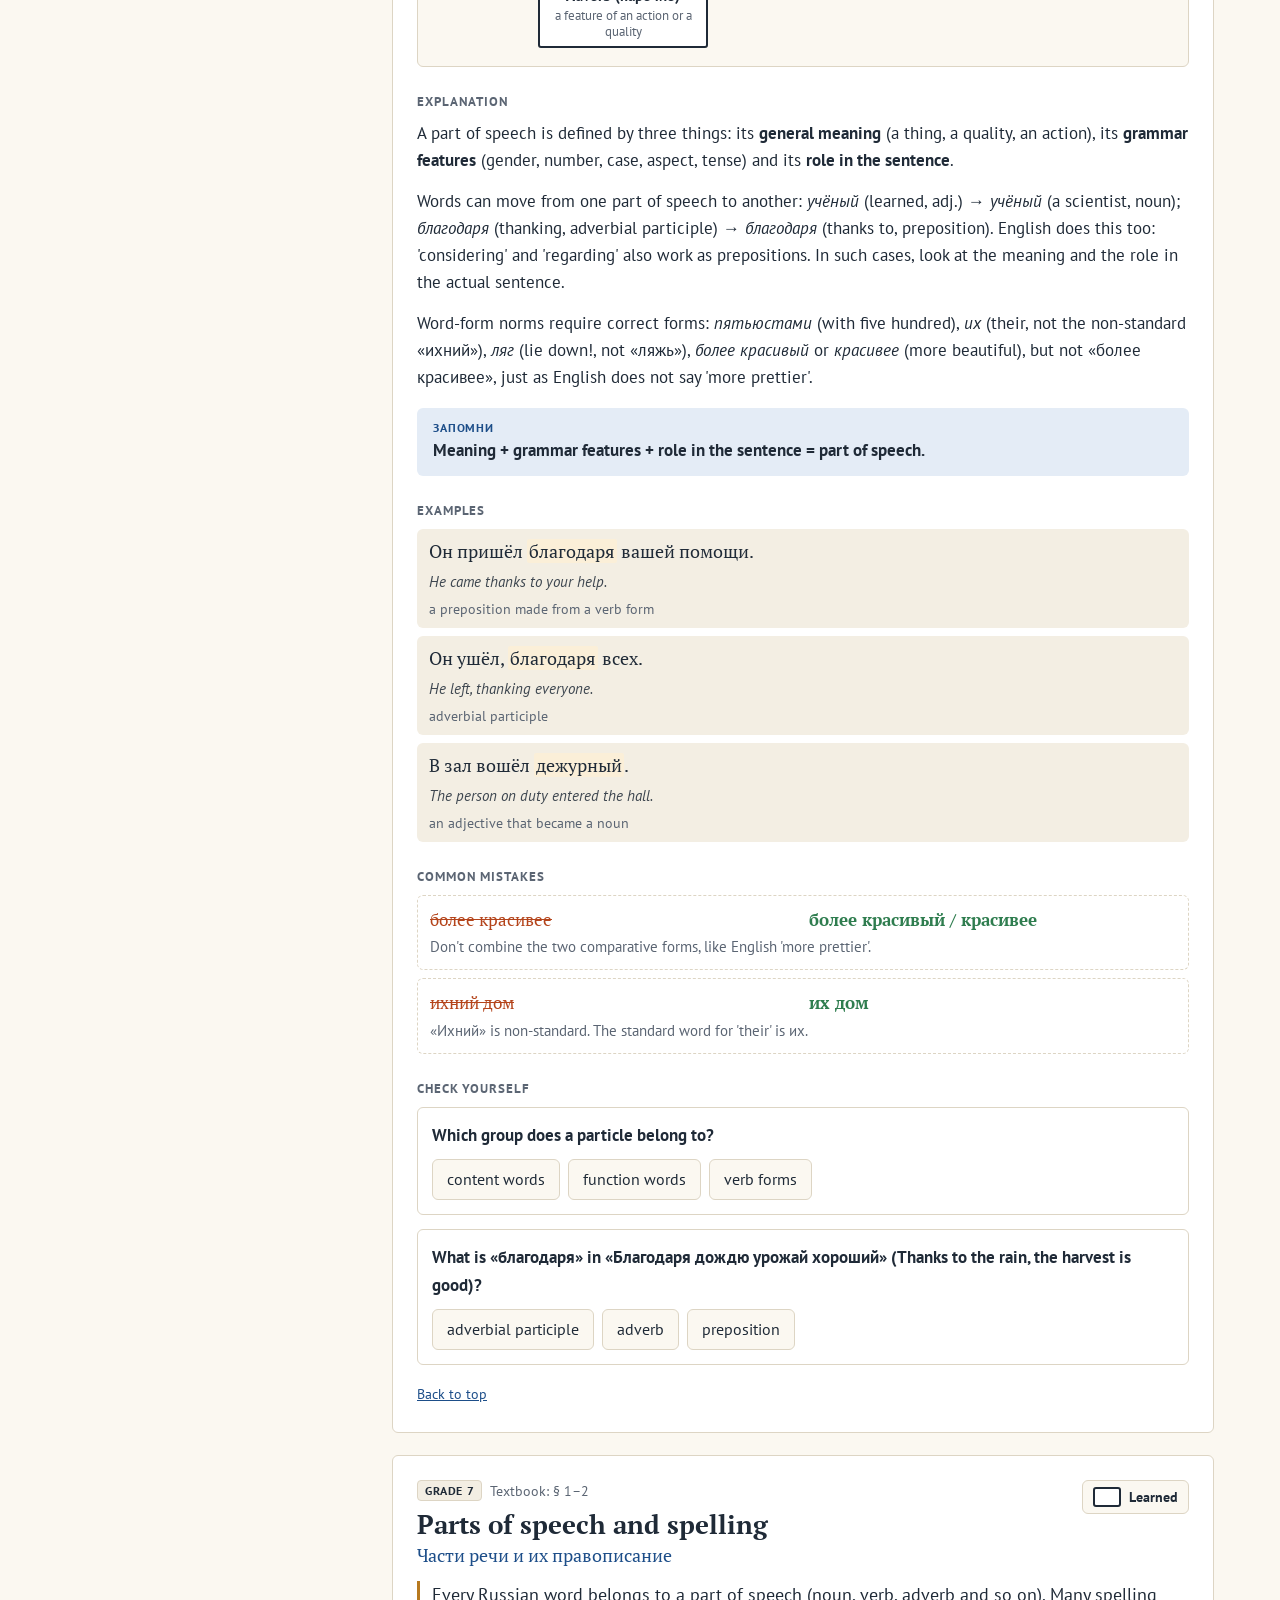
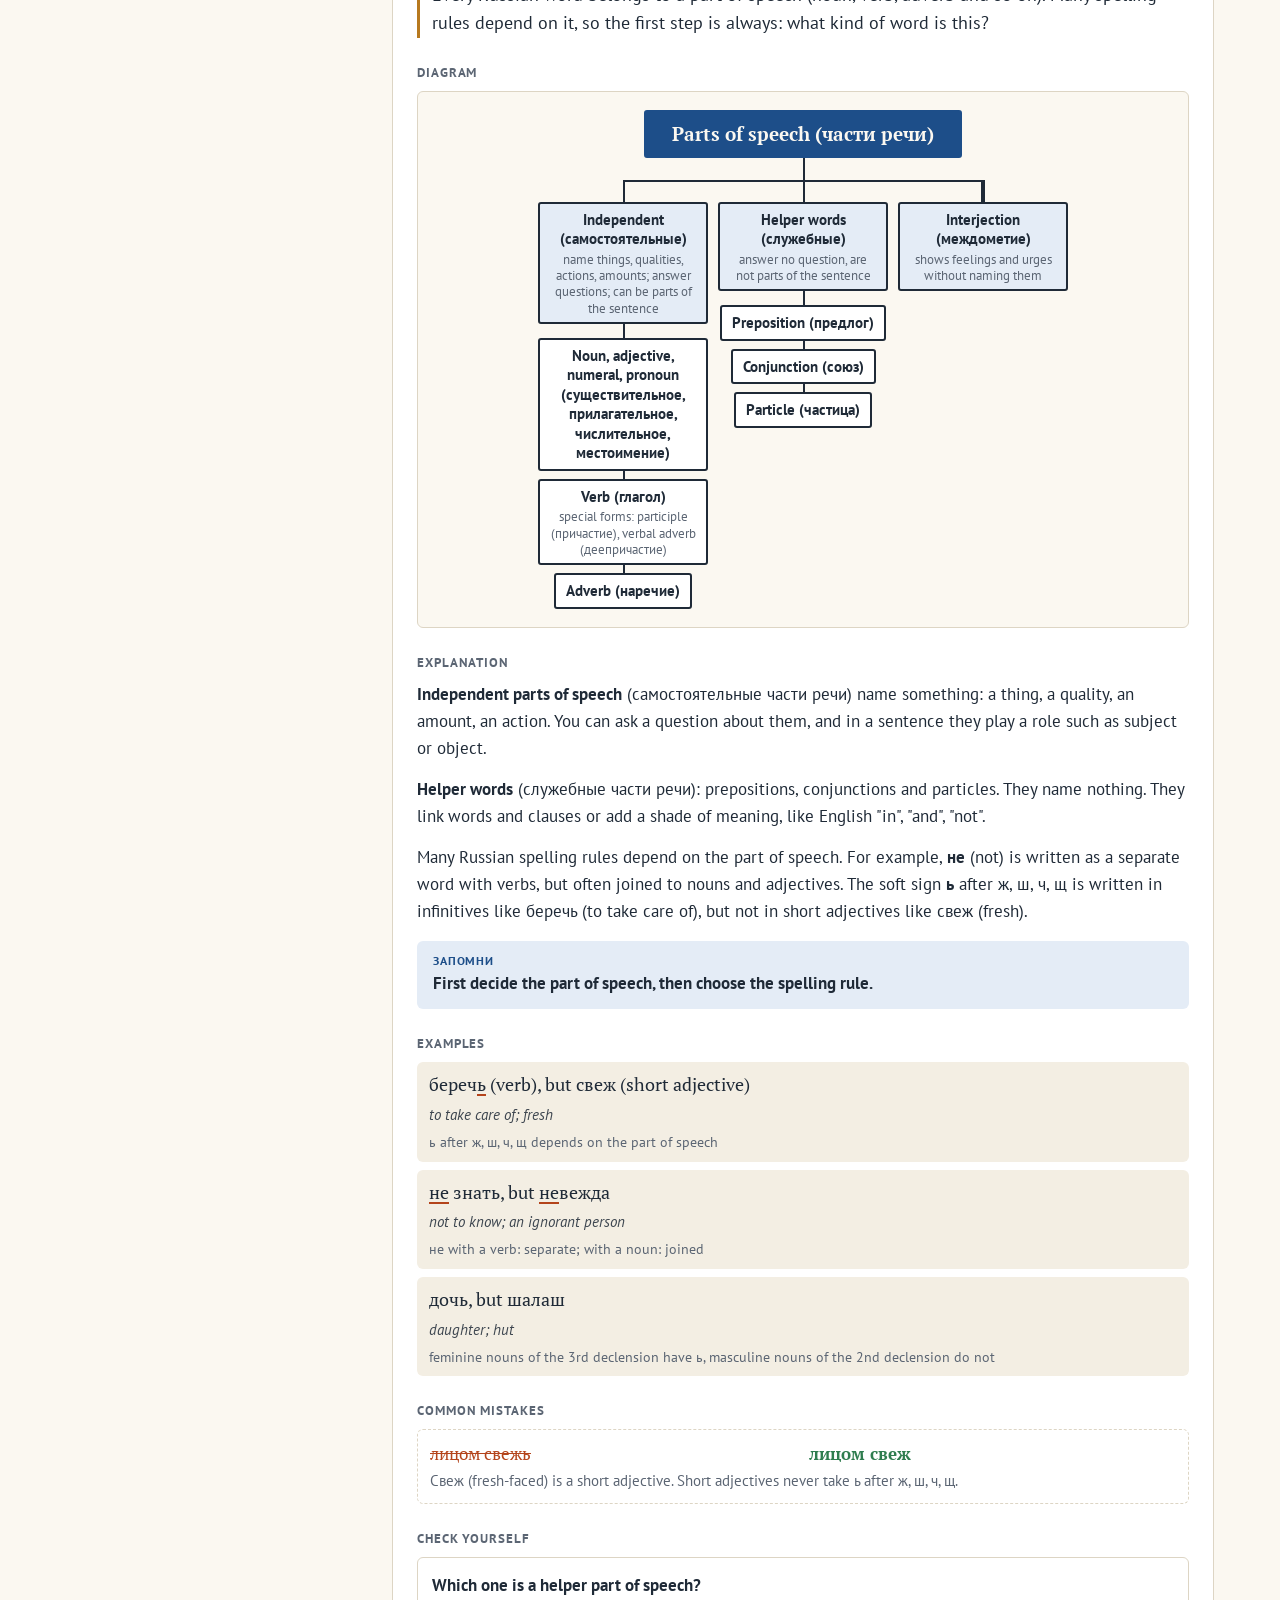
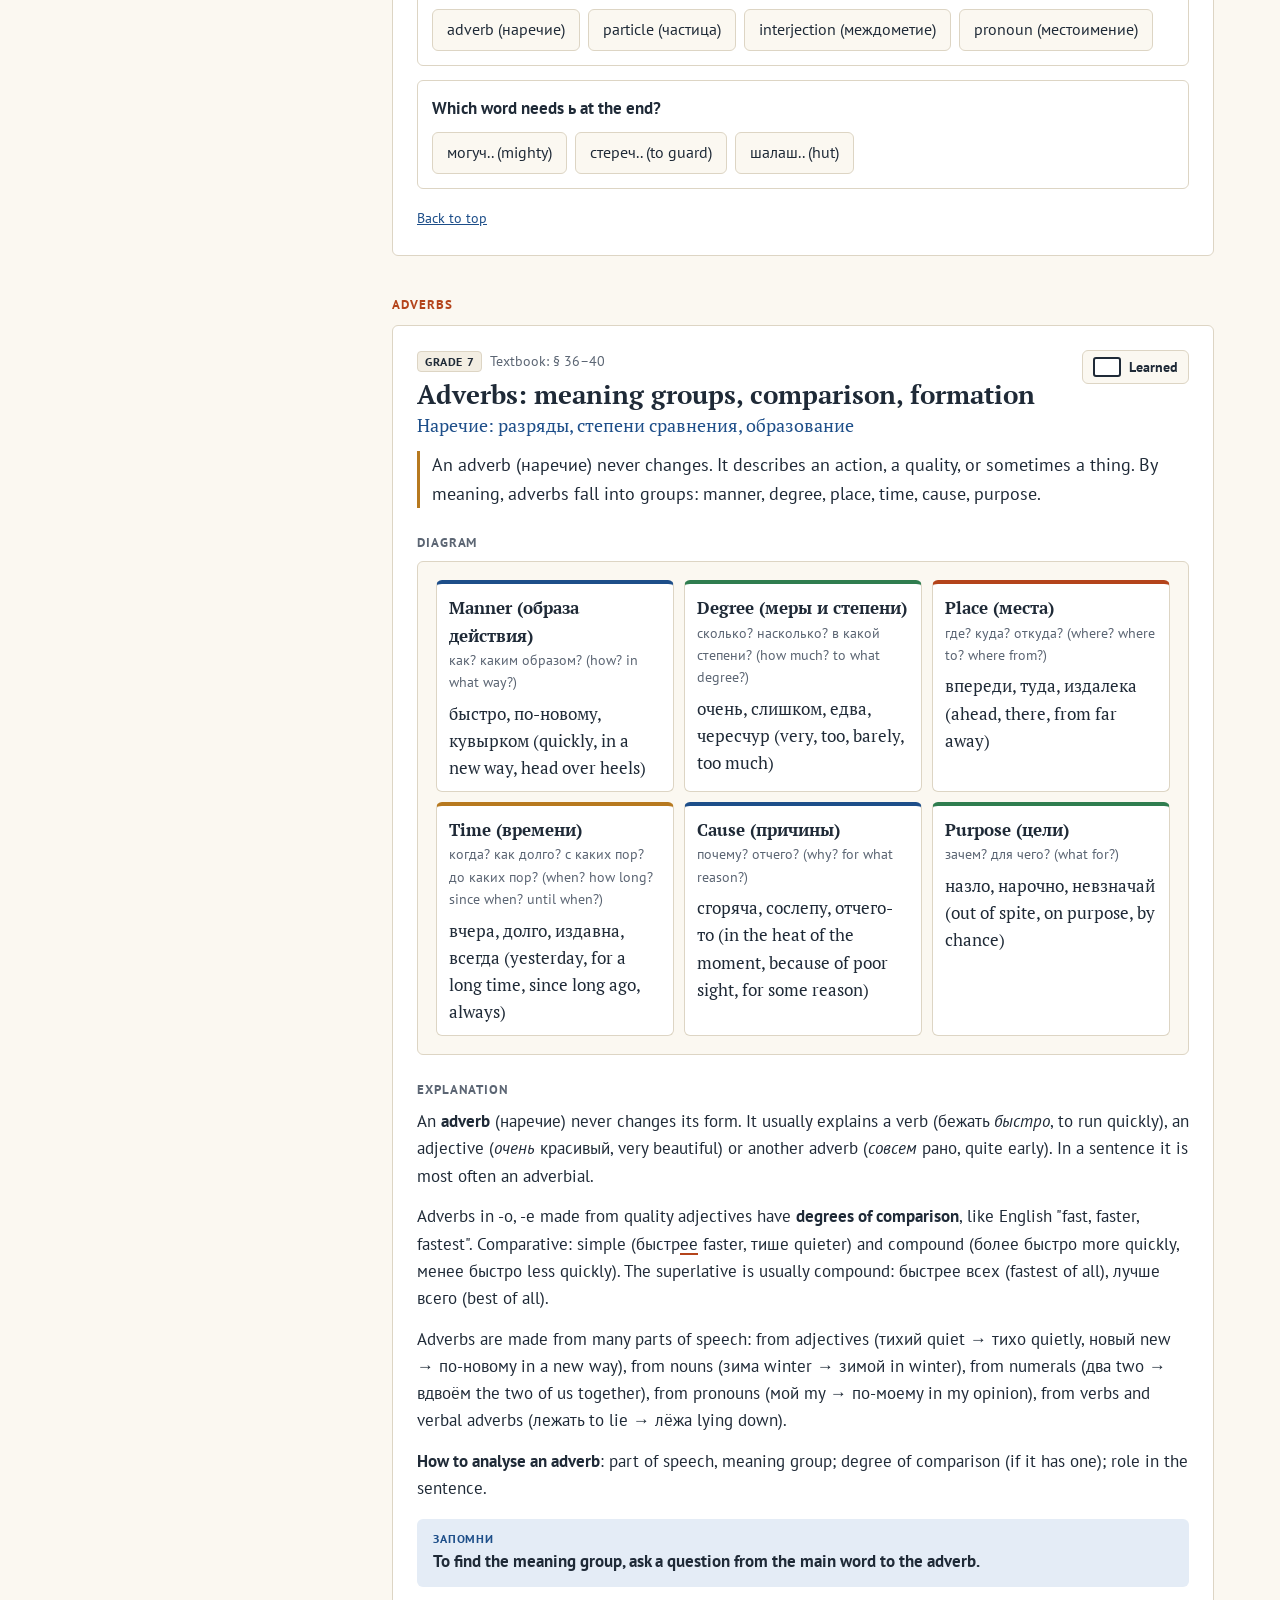
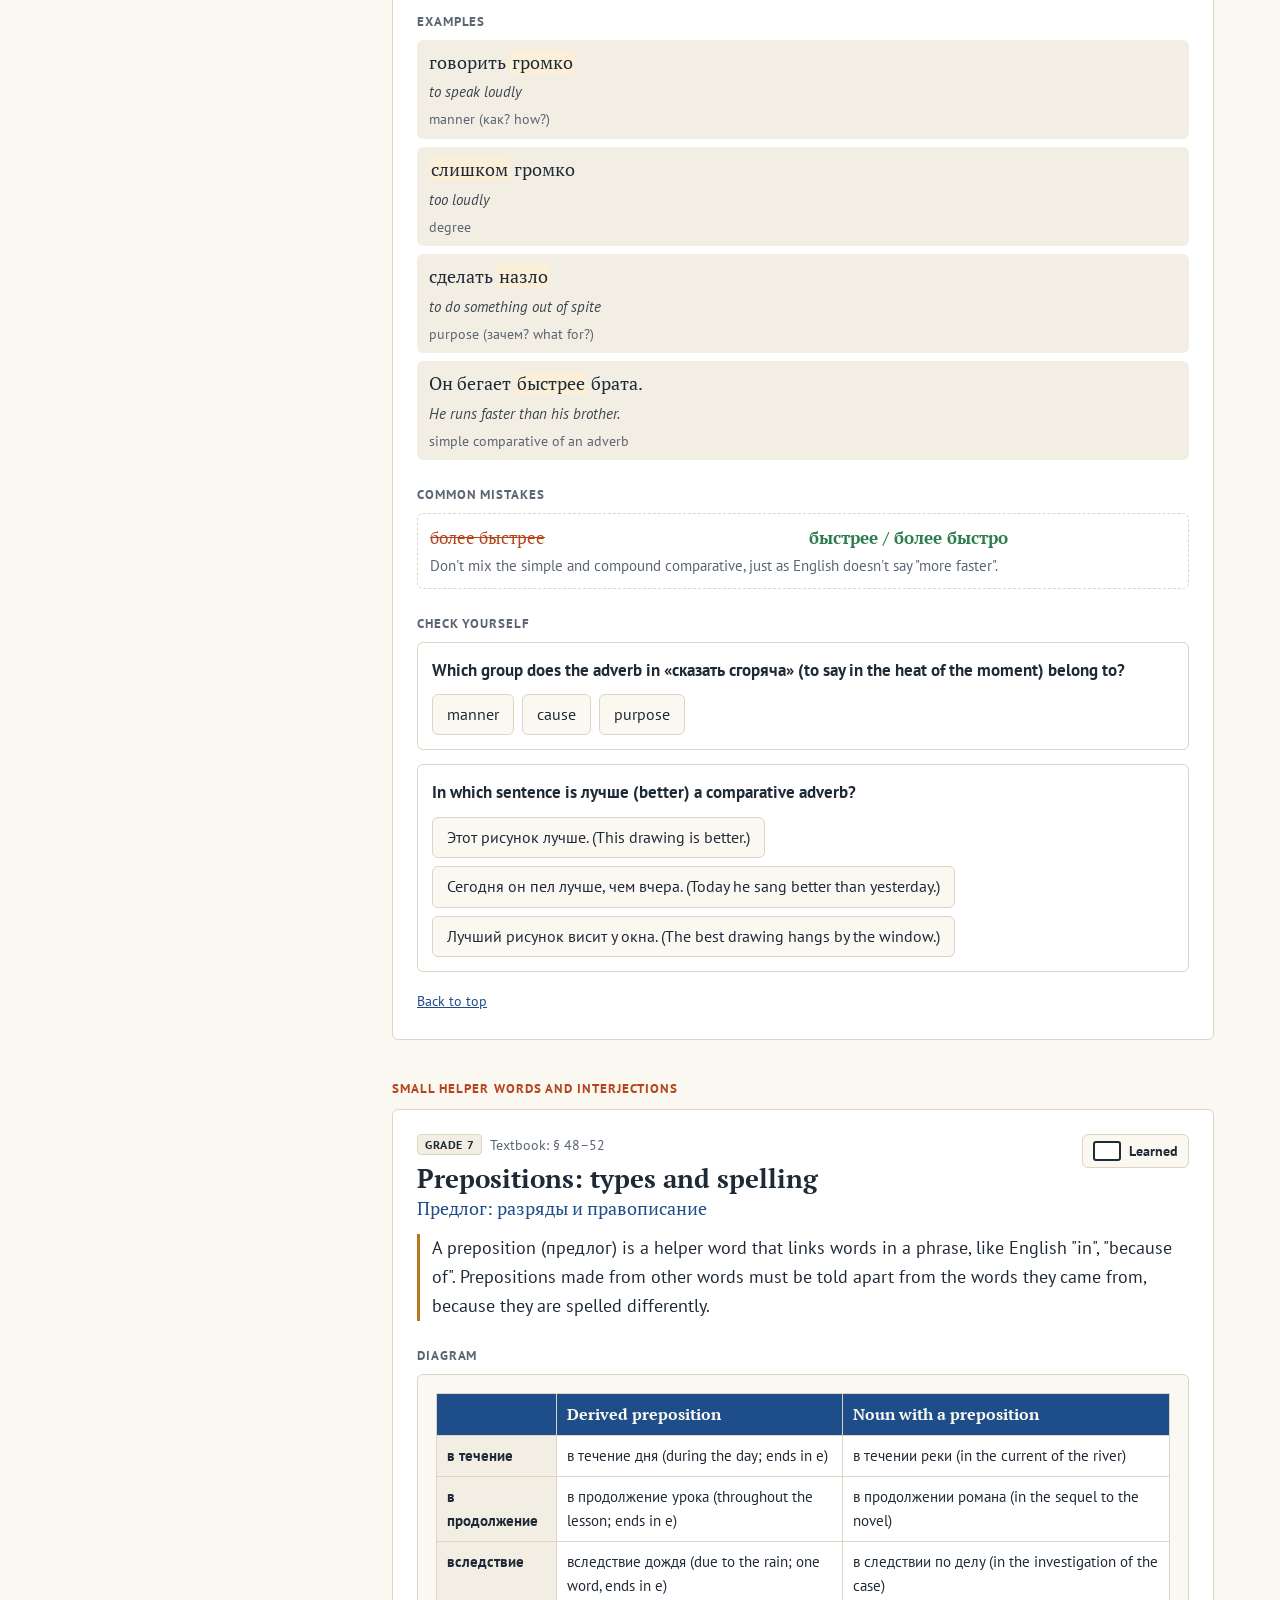
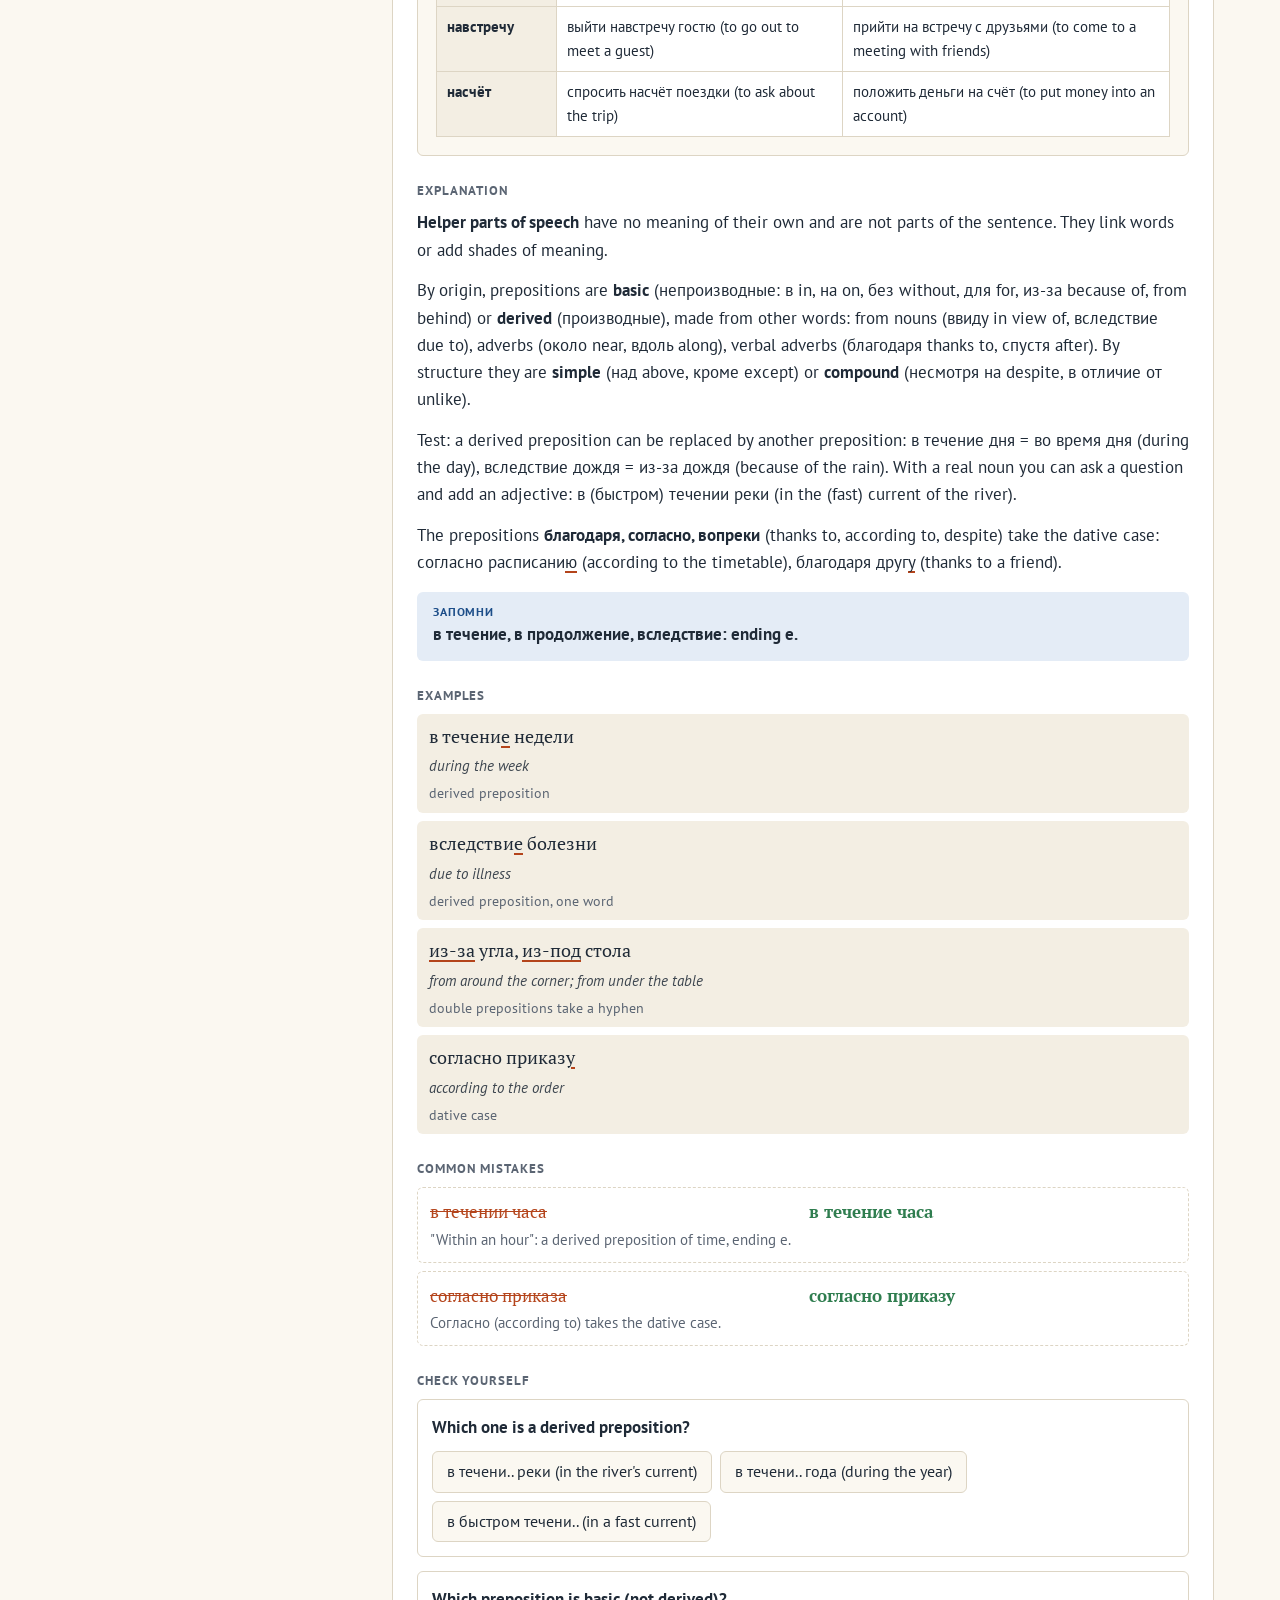
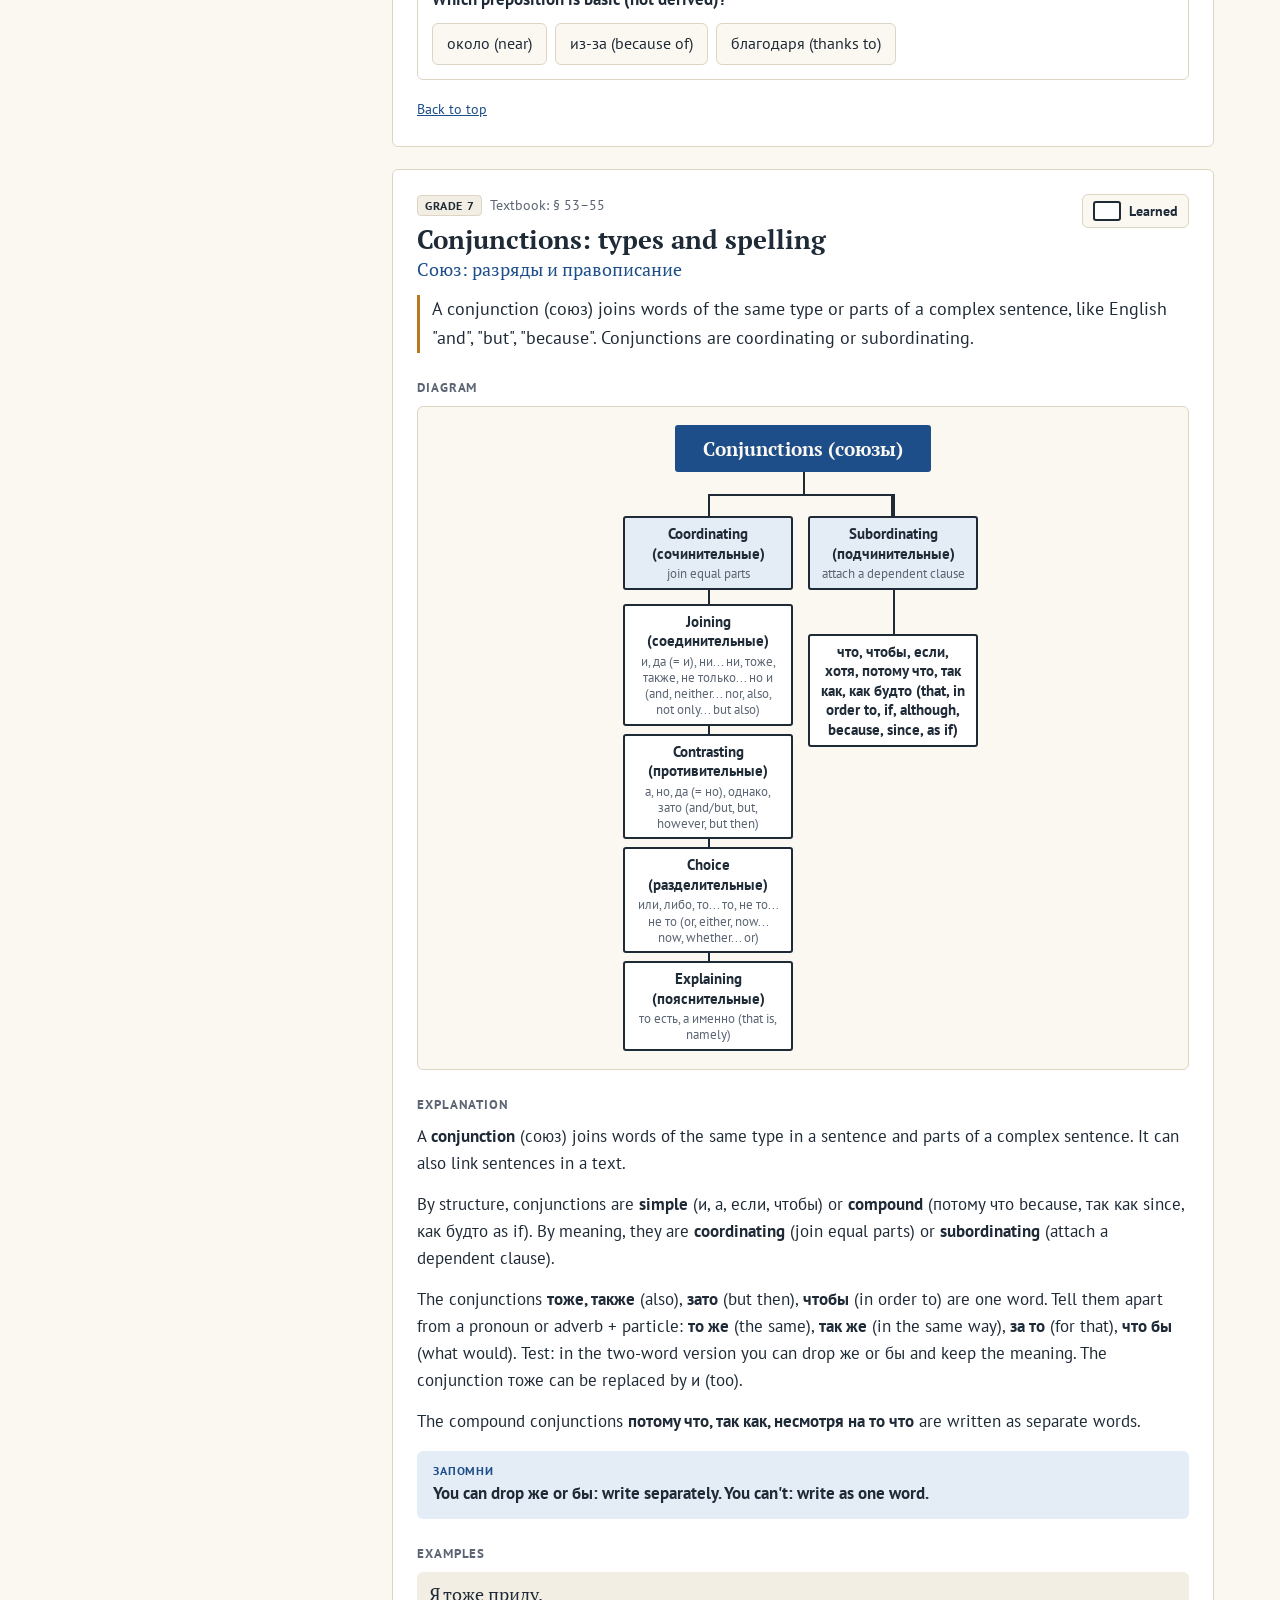
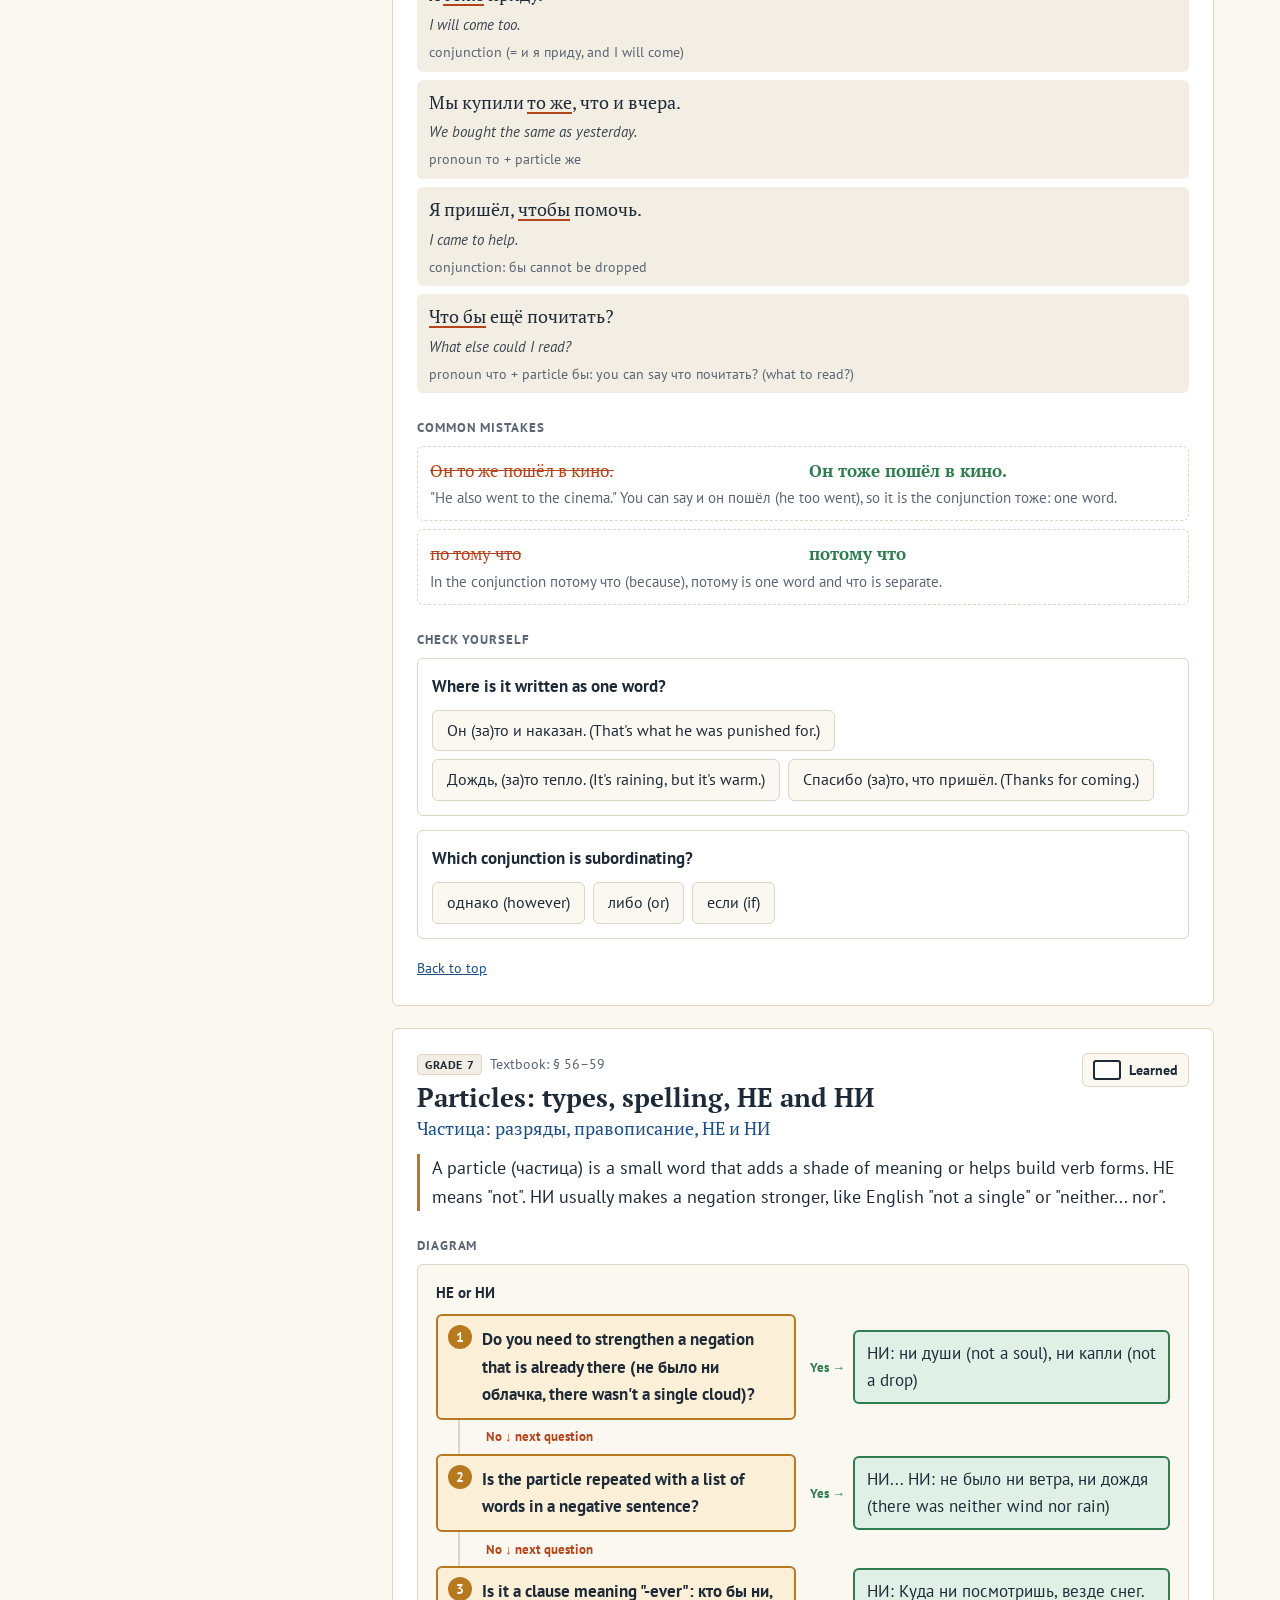
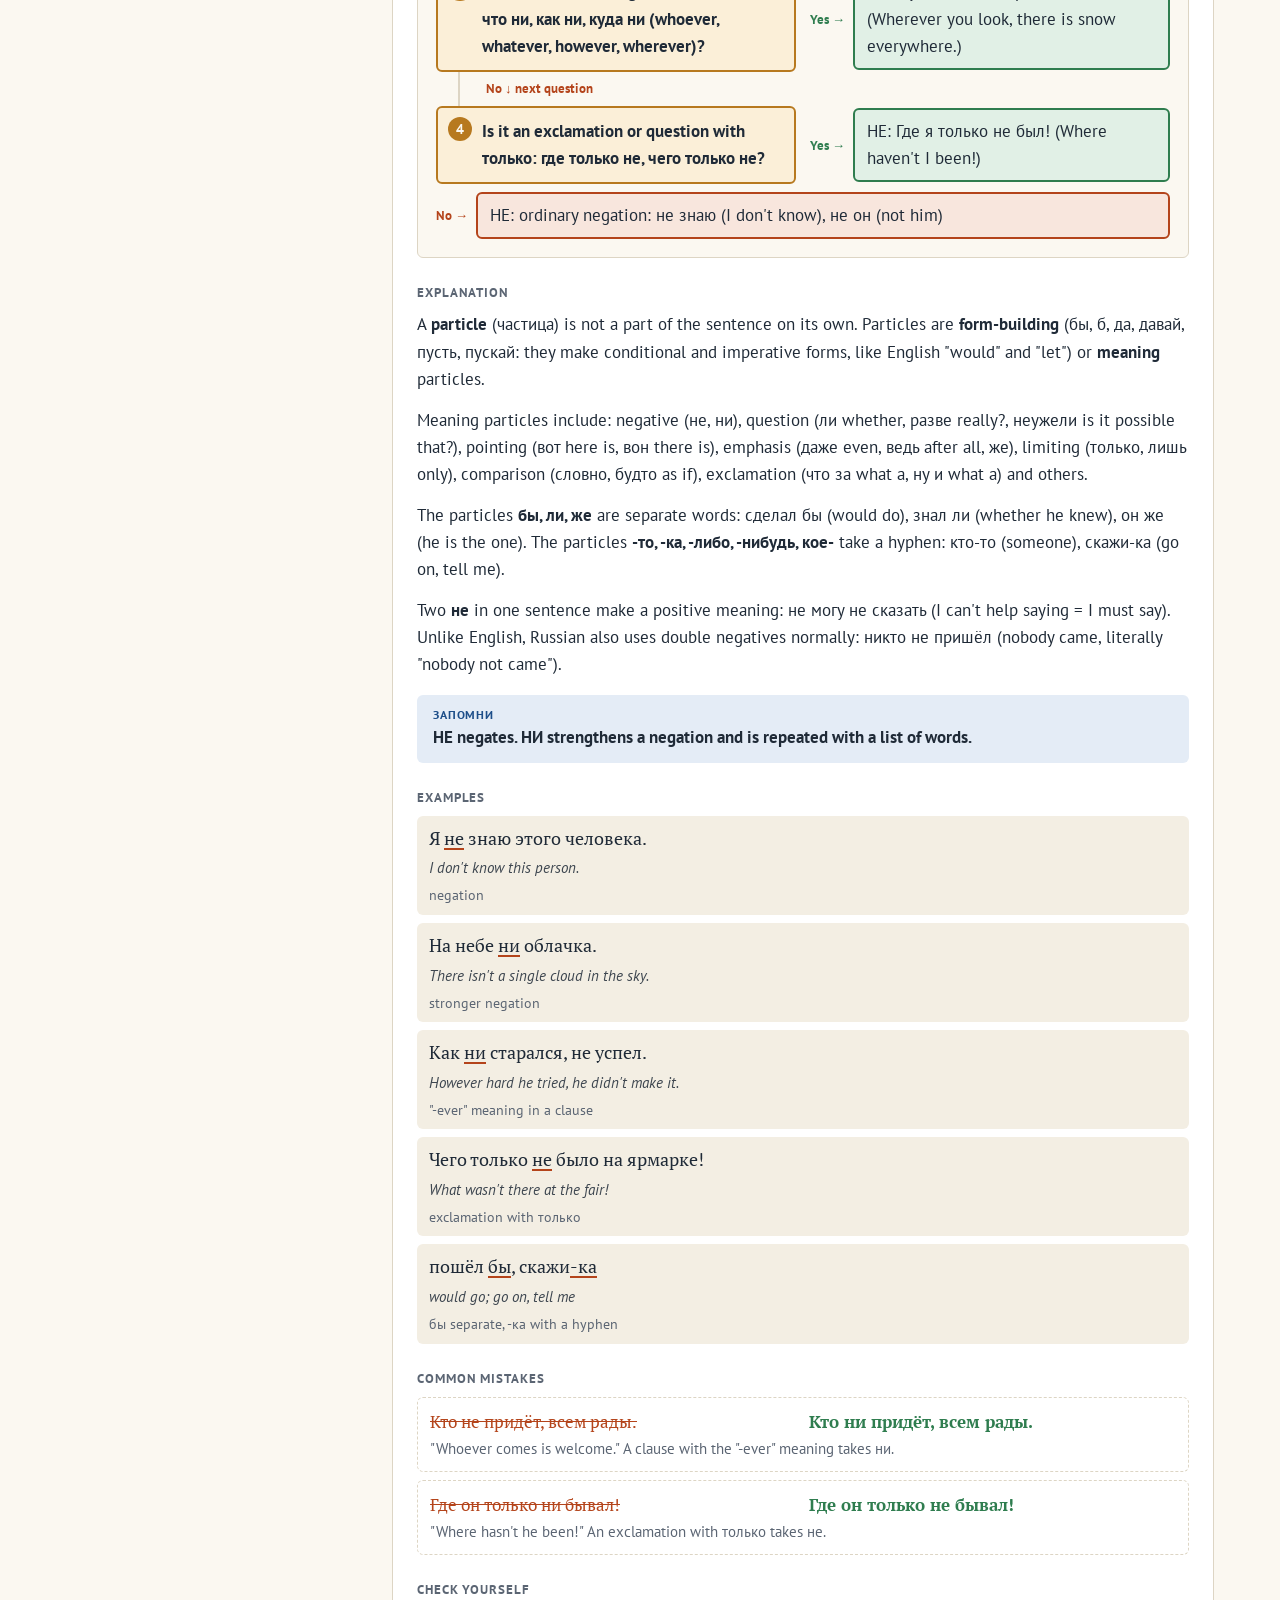
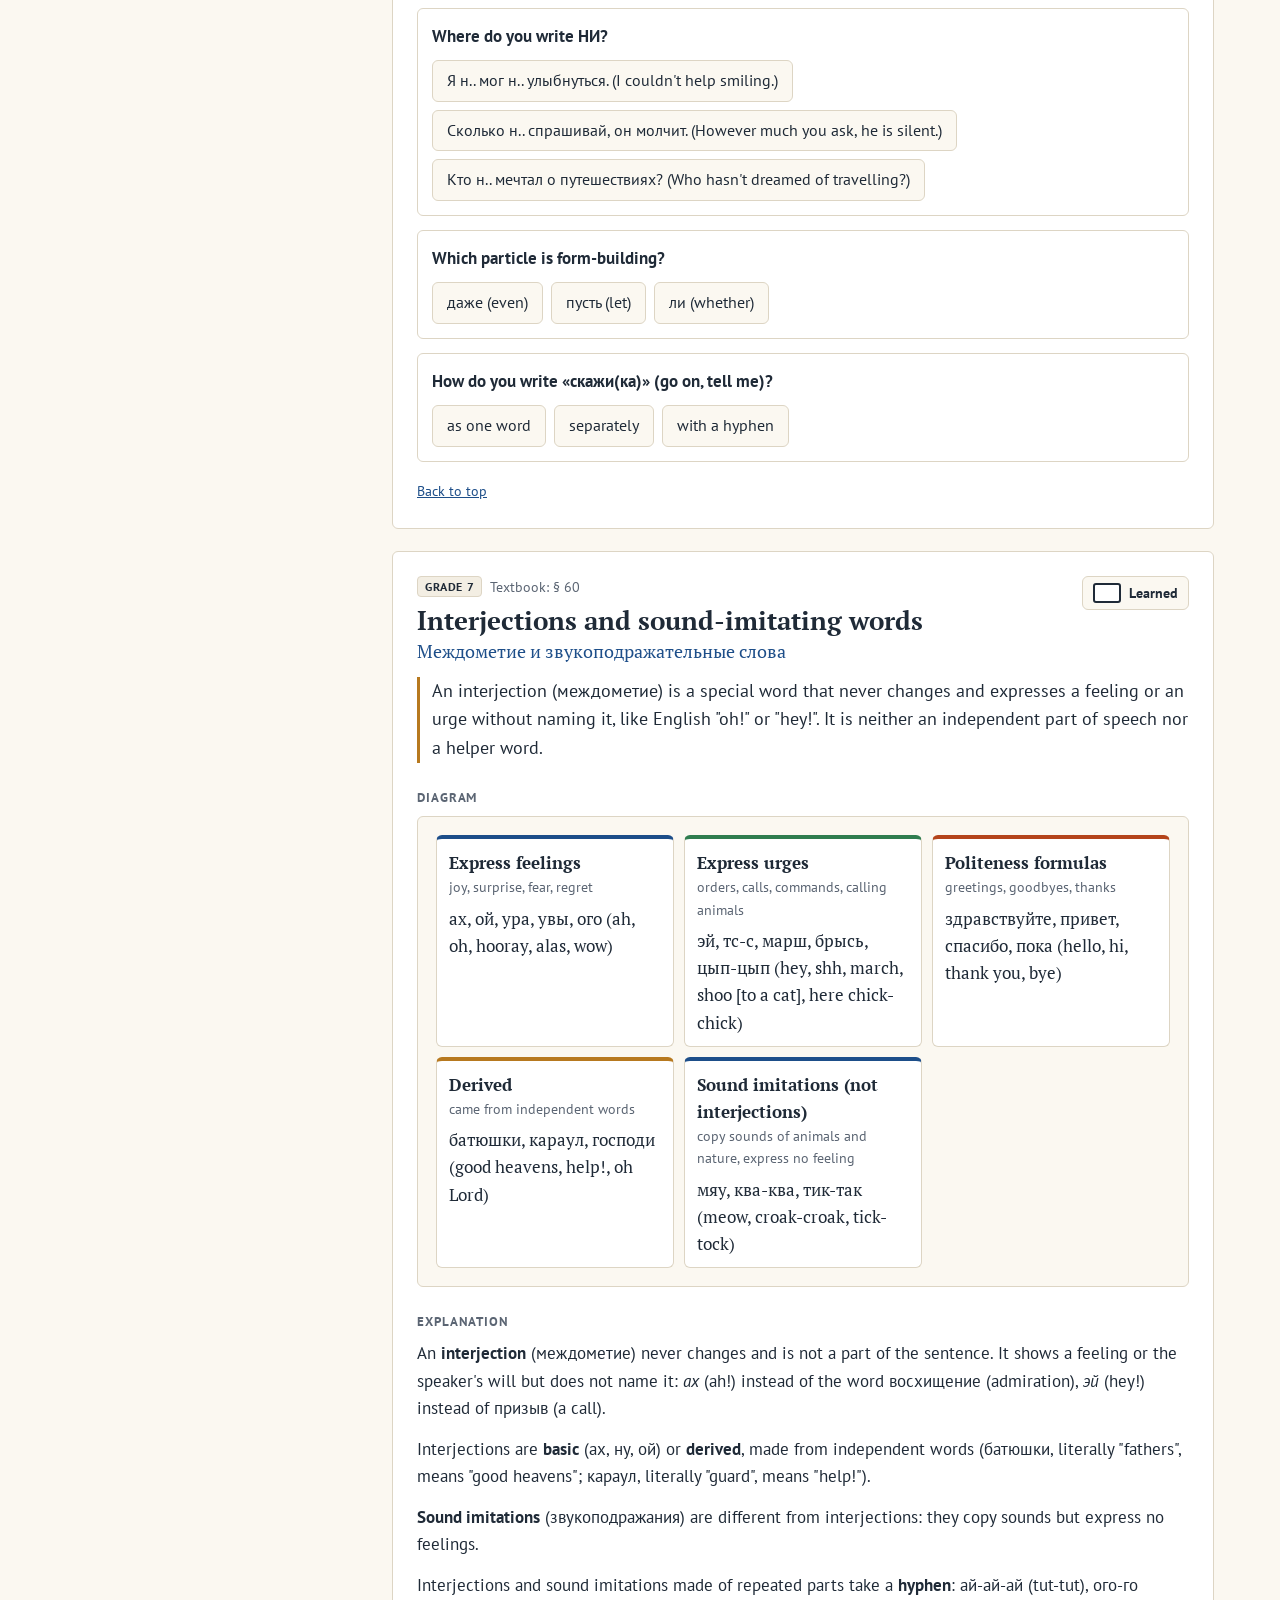
<file: theme.html>
<!doctype html>
<html lang="en">
<head>
<meta charset="utf-8">
<meta name="viewport" content="width=device-width, initial-scale=1, viewport-fit=cover">
<meta name="theme-color" content="#fbf8f1" media="(prefers-color-scheme: light)">
<meta name="theme-color" content="#15191f" media="(prefers-color-scheme: dark)">
<meta name="format-detection" content="telephone=no">
<link rel="icon" href="assets/favicon.svg" type="image/svg+xml">
<link rel="apple-touch-icon" href="assets/apple-touch-icon.png">
<link rel="preconnect" href="https://fonts.googleapis.com">
<link rel="preconnect" href="https://fonts.gstatic.com" crossorigin>
<link href="https://fonts.googleapis.com/css2?family=PT+Mono&family=PT+Sans:wght@400;700&family=PT+Serif:wght@400;700&display=swap" rel="stylesheet">
<link rel="stylesheet" href="assets/style.css">
<title>Russian in Diagrams</title>
<meta name="description" content="Russian grammar section: diagrams, plain English explanations, translated examples and quizzes.">
</head>
<body>
<div id="header"></div>
<div class="wrap layout">
  <aside id="side" class="side"></aside>
  <main id="main"></main>
</div>
<div id="footer"></div>
<script src="data/grade7.js"></script>
<script src="data/grade8.js"></script>
<script src="data/grade9.js"></script>
<script src="data/grade10.js"></script>
<script src="data/grade11.js"></script>
<script src="data/themes.js"></script>
<script src="assets/app.js"></script>
<script>App.theme();</script>
</body>
</html>
</file>
<file: assets/style.css>
:root {
  --paper: #fbf8f1;
  --surface: #ffffff;
  --sunk: #f3eee3;
  --ink: #1f2a37;
  --muted: #5b6573;
  --line: #ddd5c4;
  --blue: #1d4e89;
  --blue-soft: #e4ecf6;
  --red: #b4441b;
  --red-soft: #f8e6dd;
  --green: #2f7d4f;
  --green-soft: #e1f0e6;
  --amber: #b7791f;
  --amber-soft: #fbefd8;
  --m-prefix: #2f7d4f;
  --m-root: #1d4e89;
  --m-suffix: #b4441b;
  --m-ending: #7a4fa0;
  --radius: 6px;
  --serif: "PT Serif", Georgia, serif;
  --sans: "PT Sans", "Segoe UI", Arial, sans-serif;
  --mono: "PT Mono", "SFMono-Regular", Menlo, monospace;
  color-scheme: light;
}
@media (prefers-color-scheme: dark) {
  :root:not([data-theme="light"]) {
    --paper: #15191f; --surface: #1d232b; --sunk: #232a33; --ink: #e8e4da; --muted: #a3abb6;
    --line: #343d48; --blue: #8db6e8; --blue-soft: #1f3048; --red: #f0936b; --red-soft: #3d241b;
    --green: #7cc796; --green-soft: #1c3426; --amber: #e9b45a; --amber-soft: #3a2e17;
    --m-prefix: #7cc796; --m-root: #8db6e8; --m-suffix: #f0936b; --m-ending: #c6a1e6;
    color-scheme: dark;
  }
}
:root[data-theme="dark"] {
  --paper: #15191f; --surface: #1d232b; --sunk: #232a33; --ink: #e8e4da; --muted: #a3abb6;
  --line: #343d48; --blue: #8db6e8; --blue-soft: #1f3048; --red: #f0936b; --red-soft: #3d241b;
  --green: #7cc796; --green-soft: #1c3426; --amber: #e9b45a; --amber-soft: #3a2e17;
  --m-prefix: #7cc796; --m-root: #8db6e8; --m-suffix: #f0936b; --m-ending: #c6a1e6;
  color-scheme: dark;
}

* { box-sizing: border-box; }
html { -webkit-text-size-adjust: 100%; scroll-padding-top: 76px; }
body {
  margin: 0; background: var(--paper); color: var(--ink);
  font: 17px/1.6 var(--sans); overflow-x: hidden;
}
a { color: var(--blue); }
a, button { -webkit-tap-highlight-color: transparent; }
button { touch-action: manipulation; }
a:hover { text-decoration-thickness: 2px; }
h1, h2, h3, h4 { font-family: var(--serif); line-height: 1.25; margin: 0 0 .5em; }
p { margin: 0 0 .8em; }
mark { background: var(--amber-soft); color: inherit; padding: 0 2px; border-radius: 2px; }
u { text-decoration-color: var(--red); text-decoration-thickness: 2px; text-underline-offset: 3px; }
:focus-visible { outline: 3px solid var(--amber); outline-offset: 2px; }

.wrap { max-width: 1180px; margin: 0 auto; padding: 0 max(16px, env(safe-area-inset-right)) 0 max(16px, env(safe-area-inset-left)); }

/* Header */
.top {
  position: sticky; top: 0; z-index: 20; background: var(--paper);
  border-bottom: 1px solid var(--line);
}
.top .wrap { display: flex; align-items: center; gap: 16px; min-height: 60px; flex-wrap: wrap; }
.brand { display: flex; align-items: center; gap: 10px; text-decoration: none; color: var(--ink); font: 700 19px var(--serif); }
.brand img { width: 30px; height: 30px; }
.grade-tabs { display: flex; gap: 4px; margin-left: auto; flex-wrap: wrap; }
.grade-tabs a {
  text-decoration: none; color: var(--ink); padding: 6px 11px; border: 1px solid var(--line);
  border-radius: var(--radius); font-weight: 700; font-size: 15px; background: var(--surface);
}
.grade-tabs a[aria-current="page"] { background: var(--blue); border-color: var(--blue); color: var(--paper); }
.grade-tabs .lbl { color: var(--muted); font-size: 14px; align-self: center; margin-right: 4px; }

/* Home */
.hero { padding: 48px 0 28px; }
.hero h1 { font-size: clamp(30px, 5vw, 46px); max-width: 820px; }
.hero p.lead { font-size: 19px; color: var(--muted); max-width: 720px; }
.how { display: grid; grid-template-columns: repeat(auto-fit, minmax(220px, 1fr)); gap: 14px; margin: 26px 0 40px; }
.how div { border-left: 3px solid var(--blue); padding: 4px 0 4px 14px; }
.how b { display: block; font-family: var(--serif); font-size: 18px; }
.how span { color: var(--muted); font-size: 15px; }
.grades { display: grid; grid-template-columns: repeat(auto-fill, minmax(290px, 1fr)); gap: 16px; padding-bottom: 56px; }
.gcard {
  display: block; text-decoration: none; color: var(--ink); background: var(--surface);
  border: 1px solid var(--line); border-radius: var(--radius); padding: 20px;
}
.gcard:hover { border-color: var(--blue); }
.gcard .num { font: 700 44px/1 var(--serif); color: var(--blue); }
.gcard .num small { font-size: 17px; color: var(--muted); font-weight: 400; margin-left: 6px; }
.gcard h3 { margin: 10px 0 4px; font-size: 19px; }
.gcard .meta { color: var(--muted); font-size: 14px; }
.gcard ul { margin: 12px 0 0; padding: 0; list-style: none; display: flex; flex-wrap: wrap; gap: 6px; }
.gcard li { font-size: 13px; background: var(--sunk); padding: 2px 8px; border-radius: 4px; }
.gcard .bar { margin-top: 14px; }

/* Grade layout */
.layout { display: grid; grid-template-columns: 290px minmax(0, 1fr); gap: 36px; padding-top: 24px; }
.side { position: sticky; top: 76px; align-self: start; max-height: calc(100vh - 92px); overflow: auto; padding-bottom: 20px; }
.side details { border: 0; }
.side summary { display: none; }
.side .filter {
  width: 100%; padding: 8px 10px; font: inherit; font-size: 15px; border: 1px solid var(--line);
  border-radius: var(--radius); background: var(--surface); color: var(--ink); margin-bottom: 14px;
}
.side h4 { font: 700 12px var(--sans); text-transform: uppercase; letter-spacing: .06em; color: var(--muted); margin: 16px 0 6px; }
.side ol { list-style: none; margin: 0; padding: 0; }
.side li a {
  display: flex; gap: 8px; align-items: baseline; text-decoration: none; color: var(--ink);
  padding: 4px 8px; border-radius: 4px; font-size: 15px; line-height: 1.35;
}
.side li a:hover { background: var(--sunk); }
.side li a.active { background: var(--blue-soft); }
.side li a .tick { flex: 0 0 14px; color: var(--green); font-weight: 700; }

.bar { height: 8px; background: var(--sunk); border-radius: 4px; overflow: hidden; }
.bar i { display: block; height: 100%; background: var(--green); width: 0; }
.progress-line { font-size: 14px; color: var(--muted); margin: 6px 0 0; }

.intro { border-bottom: 1px solid var(--line); padding-bottom: 20px; margin-bottom: 28px; }
.intro h1 { font-size: clamp(28px, 4vw, 38px); }
.intro .meta { color: var(--muted); font-size: 15px; }
.legend { display: flex; flex-wrap: wrap; gap: 8px 18px; font-size: 14px; color: var(--muted); margin-top: 10px; }

.sec-title { font: 700 13px var(--sans); text-transform: uppercase; letter-spacing: .08em; color: var(--red); margin: 40px 0 12px; }

/* Topic */
.topic {
  background: var(--surface); border: 1px solid var(--line); border-radius: var(--radius);
  padding: 24px; margin-bottom: 22px;
}
.topic-head { display: flex; gap: 12px; align-items: flex-start; justify-content: space-between; flex-wrap: wrap; }
.topic h2 { font-size: 26px; margin: 0; }
.paras { font-size: 14px; color: var(--muted); margin-top: 2px; }
.summary { font-size: 18px; margin: 14px 0 18px; padding-left: 12px; border-left: 3px solid var(--amber); }
.topic h3 { font: 700 13px var(--sans); text-transform: uppercase; letter-spacing: .07em; color: var(--muted); margin: 26px 0 10px; }
.done-toggle {
  display: inline-flex; align-items: center; gap: 8px; font: 600 14px var(--sans); color: var(--ink);
  border: 1px solid var(--line); background: var(--paper); padding: 6px 10px; border-radius: var(--radius); cursor: pointer;
}
.done-toggle[aria-pressed="true"] { background: var(--green-soft); border-color: var(--green); color: var(--green); }
.done-toggle .box { width: 16px; height: 16px; border: 2px solid currentColor; border-radius: 3px; display: inline-grid; place-items: center; font-size: 12px; line-height: 1; }

.rule { background: var(--blue-soft); border-radius: var(--radius); padding: 12px 16px; margin: 16px 0 0; font-weight: 600; }
.rule::before { content: "Запомни"; display: block; font: 700 12px var(--sans); text-transform: uppercase; letter-spacing: .07em; color: var(--blue); margin-bottom: 2px; }

.examples { list-style: none; margin: 0; padding: 0; display: grid; gap: 8px; }
.examples li { display: flex; flex-wrap: wrap; gap: 4px 14px; align-items: baseline; padding: 8px 12px; background: var(--sunk); border-radius: var(--radius); }
.examples .ex { font-family: var(--serif); font-size: 18px; }
.examples .note { color: var(--muted); font-size: 14px; }

.mistakes { display: grid; gap: 8px; }
.mistake { display: grid; grid-template-columns: minmax(0, 1fr) minmax(0, 1fr); gap: 2px 12px; padding: 10px 12px; border: 1px dashed var(--line); border-radius: var(--radius); font-size: 15px; }
.mistake .w { color: var(--red); text-decoration: line-through; font-family: var(--serif); font-size: 17px; }
.mistake .r { color: var(--green); font-family: var(--serif); font-size: 17px; font-weight: 700; }
.mistake .why { grid-column: 1 / -1; color: var(--muted); }

.ru-name { font: 18px var(--serif); color: var(--blue); margin-top: 2px; }
.examples .tr { flex-basis: 100%; font-size: 15px; color: var(--ink); opacity: .85; font-style: italic; }
.sec-title span { color: var(--muted); font-weight: 400; text-transform: none; letter-spacing: 0; margin-left: 6px; }
.level { display: inline-block; margin-left: 10px; font: 700 12px var(--sans); text-transform: uppercase; letter-spacing: .06em; color: var(--green); border: 1px solid var(--green); border-radius: 4px; padding: 2px 6px; vertical-align: middle; }
.level-line { font-size: 15px; color: var(--muted); }
.alpha { display: grid; grid-template-columns: repeat(auto-fill, minmax(150px, 1fr)); gap: 8px; }
.alpha > div { background: var(--surface); border: 1px solid var(--line); border-radius: var(--radius); padding: 8px 10px; }
.alpha .l { font: 700 26px/1.1 var(--serif); color: var(--blue); }
.alpha .s { font-size: 14px; }
.alpha .w { font: 15px var(--serif); color: var(--muted); }
.alpha > div.trap { border-color: var(--red); }
.page.wide { max-width: 1000px; }

.badges { display: flex; flex-wrap: wrap; gap: 8px; align-items: center; margin-bottom: 6px; }
.gbadge { font: 700 12px var(--sans); text-transform: uppercase; letter-spacing: .05em; background: var(--sunk); border: 1px solid var(--line); border-radius: 4px; padding: 2px 7px; }
.badges .paras { margin: 0; }
.ru-name.small { font-size: 15px; }
.side .theme-link { display: block; padding: 6px 8px; border-radius: 4px; text-decoration: none; color: var(--ink); font-weight: 700; font-size: 15px; }
.side .theme-link:hover { background: var(--sunk); }
.side .theme-link.current { color: var(--blue); border-left: 3px solid var(--blue); border-radius: 0; margin: 8px 0 2px; }
.side li a i { color: var(--muted); font-size: 13px; font-style: normal; display: block; }
.intro h3 { font: 700 13px var(--sans); text-transform: uppercase; letter-spacing: .07em; color: var(--muted); margin: 22px 0 10px; }
.src { margin-top: 12px; }
#map { margin: 8px 0 34px; }
#map .org .node.d2 { max-width: 150px; }

/* Quiz */
.quiz { display: grid; gap: 14px; }
.q { border: 1px solid var(--line); border-radius: var(--radius); padding: 14px; }
.q p { font-weight: 700; margin-bottom: 10px; }
.q .opts { display: flex; flex-wrap: wrap; gap: 8px; }
.q button {
  font: inherit; font-size: 16px; padding: 7px 14px; border: 1px solid var(--line); border-radius: var(--radius);
  background: var(--paper); color: var(--ink); cursor: pointer; text-align: left;
}
.q button:hover:not(:disabled) { border-color: var(--blue); }
.q button.right { background: var(--green-soft); border-color: var(--green); color: var(--green); font-weight: 700; }
.q button.wrong { background: var(--red-soft); border-color: var(--red); color: var(--red); }
.q button:disabled { cursor: default; }
.q .why { margin: 10px 0 0; font-size: 15px; color: var(--muted); }
.q .why b { color: var(--ink); }
.score { font-size: 15px; color: var(--muted); }

/* Diagrams: shared */
.diagram { background: var(--paper); border: 1px solid var(--line); border-radius: var(--radius); padding: 18px; overflow-x: auto; }
.diagram .dtitle { font: 700 15px var(--sans); margin-bottom: 12px; }
.box { background: var(--surface); border: 2px solid var(--blue); border-radius: var(--radius); padding: 8px 12px; }

/* tree: org chart, boxes joined by lines */
.org { width: max-content; min-width: 100%; display: flex; justify-content: center; margin: 0 auto; }
.org ul { display: flex; justify-content: center; margin: 0; padding: 22px 0 0; position: relative; list-style: none; }
.org > ul { padding-top: 0; }
.org li { position: relative; padding: 22px 5px 0; display: flex; flex-direction: column; align-items: center; }
.org > ul > li { padding-top: 0; }
.org li::before, .org li::after { content: ""; position: absolute; top: 0; right: 50%; width: 50%; height: 22px; border-top: 2px solid var(--ink); }
.org li::after { right: auto; left: 50%; border-left: 2px solid var(--ink); }
.org li:only-child::before { display: none; }
.org li:only-child::after { border-top: 0; }
.org li:first-child::before, .org li:last-child::after { border-top: 0; }
.org li:last-child::before { border-right: 2px solid var(--ink); }
.org li:first-child:not(:only-child)::after { border-radius: 0; }
.org > ul > li::before, .org > ul > li::after { display: none; }
.org ul ul::before { content: ""; position: absolute; top: 0; left: 50%; height: 22px; border-left: 2px solid var(--ink); }
.org ul.stack { flex-direction: column; align-items: center; padding-top: 14px; }
.org ul.stack::before { height: 14px; }
.org ul.stack > li { padding: 8px 0 0; }
.org ul.stack > li:first-child { padding-top: 0; }
.org ul.stack > li::before { display: none; }
.org ul.stack > li::after { border-top: 0; left: 50%; width: 0; height: 8px; border-left: 2px solid var(--ink); }
.org ul.stack > li:first-child::after { display: none; }
.org ul.stack .node { min-width: 120px; }
.org .node {
  display: inline-block; max-width: 170px; padding: 6px 10px; border: 2px solid var(--ink); background: var(--surface);
  color: var(--ink); font: 700 15px/1.3 var(--sans); text-align: center; text-decoration: none; border-radius: 3px;
}
.org .node .note { display: block; font-weight: 400; font-size: 12.5px; color: var(--muted); margin-top: 2px; }
.org .node.d0 { font: 700 19px/1.25 var(--serif); padding: 10px 26px; max-width: 320px; background: var(--blue); border-color: var(--blue); color: var(--paper); }
.org .node.d1 { background: var(--blue-soft); }
.org .node.d3, .org .node.d4 { font-weight: 400; font-size: 14px; }
.org a.node:hover { border-color: var(--red); color: var(--red); }
.org a.node.link { font-weight: 600; }

/* flow */
.flow ol { list-style: none; margin: 0; padding: 0; counter-reset: st; }
.flow li { display: grid; grid-template-columns: minmax(0, 1fr) minmax(0, 1fr); gap: 0 14px; counter-increment: st; }
.flow .qbox { position: relative; border: 2px solid var(--amber); background: var(--amber-soft); border-radius: var(--radius); padding: 10px 12px 10px 44px; font-weight: 700; }
.flow .qbox::before { content: counter(st); position: absolute; left: 10px; top: 9px; width: 24px; height: 24px; border-radius: 50%; background: var(--amber); color: var(--paper); display: grid; place-items: center; font-size: 14px; }
.flow .yes { display: flex; align-items: center; gap: 8px; }
.flow .yes .arrow, .flow .down .arrow { font: 700 13px var(--sans); color: var(--green); white-space: nowrap; }
.flow .res { border: 2px solid var(--green); background: var(--green-soft); border-radius: var(--radius); padding: 8px 12px; flex: 1; }
.flow .res.no { border-color: var(--red); background: var(--red-soft); }
.flow .down { grid-column: 1; display: flex; align-items: center; gap: 8px; padding: 4px 0 4px 26px; min-height: 34px; border-left: 2px solid var(--line); margin-left: 22px; }
.flow .down .arrow { color: var(--red); }
.flow .last-no { grid-column: 1 / -1; display: flex; align-items: center; gap: 8px; margin-top: 8px; }
.flow .last-no .arrow { font: 700 13px var(--sans); color: var(--red); white-space: nowrap; }

/* compare */
.compare table { border-collapse: collapse; width: 100%; min-width: 460px; font-size: 15px; }
.compare th, .compare td { border: 1px solid var(--line); padding: 8px 10px; text-align: left; vertical-align: top; background: var(--surface); }
.compare thead th { background: var(--blue); color: var(--paper); font-family: var(--serif); font-size: 16px; }
.compare tbody th { background: var(--sunk); font-weight: 700; }

/* morph */
.morph .words { display: grid; gap: 22px; }
.morph .word { display: flex; flex-wrap: wrap; align-items: baseline; gap: 6px 18px; }
.morph .parts { font: 30px/1 var(--serif); display: inline-flex; align-items: flex-end; white-space: nowrap; }
.m { position: relative; display: inline-block; padding: 15px 2px 0; line-height: 1; }
.m.prefix, .m.postfix { color: var(--m-prefix); }
.m.prefix::before, .m.postfix::before { content: ""; position: absolute; left: 1px; right: 1px; top: 3px; height: 8px; border-top: 2px solid currentColor; }
.m.prefix::before { border-right: 2px solid currentColor; }
.m.postfix::before { border-left: 2px solid currentColor; }
.m.root { color: var(--m-root); }
.m.root::before { content: ""; position: absolute; left: 1px; right: 1px; top: 1px; height: 12px; border-top: 2px solid currentColor; border-radius: 50% 50% 0 0 / 100% 100% 0 0; }
.m.suffix { color: var(--m-suffix); }
.m.suffix::before {
  content: ""; position: absolute; left: 2px; right: 2px; top: 1px; height: 11px;
  background:
    linear-gradient(to top right, transparent calc(50% - 1.2px), currentColor calc(50% - 1.2px), currentColor calc(50% + 1.2px), transparent calc(50% + 1.2px)) left / 50% 100% no-repeat,
    linear-gradient(to top left, transparent calc(50% - 1.2px), currentColor calc(50% - 1.2px), currentColor calc(50% + 1.2px), transparent calc(50% + 1.2px)) right / 50% 100% no-repeat;
}
.m.ending, .m.zero { color: var(--m-ending); padding: 15px 4px 3px; margin: 0 2px; }
.m.ending::before, .m.zero::before { content: ""; position: absolute; left: 0; right: 0; top: 12px; bottom: 0; border: 2px solid currentColor; }
.m.zero { width: 20px; height: calc(15px + 1em); vertical-align: bottom; }
.morph .caption { color: var(--muted); font-size: 15px; }
.mlegend { display: grid; grid-template-columns: repeat(auto-fill, minmax(230px, 1fr)); gap: 10px 18px; margin-top: 18px; padding-top: 12px; border-top: 1px dashed var(--line); font-size: 14px; color: var(--muted); }
.mlegend > span { display: flex; align-items: flex-end; gap: 10px; line-height: 1.35; }
.mlegend > span .m { font: 20px var(--serif); flex: 0 0 auto; min-width: 46px; text-align: center; }

/* scheme */
.scheme .items { display: grid; gap: 16px; }
.scheme .item { border-bottom: 1px dashed var(--line); padding-bottom: 14px; }
.scheme .item:last-child { border-bottom: 0; padding-bottom: 0; }
.scheme .formula { font: 700 22px/2 var(--mono); overflow-wrap: anywhere; }
.scheme .formula .sq { display: inline-block; border: 2px solid var(--blue); color: var(--blue); padding: 0 10px; min-width: 44px; text-align: center; line-height: 1.5; margin: 0 2px; font-size: 17px; }
.scheme .formula .rd { display: inline-block; border: 2px solid var(--red); color: var(--red); border-radius: 18px; padding: 0 10px; min-width: 44px; text-align: center; line-height: 1.5; margin: 0 2px; font-size: 17px; }
.scheme .formula .hm { display: inline-grid; place-items: center; width: 30px; height: 30px; border-radius: 50%; border: 2px solid var(--green); color: var(--green); font-size: 16px; line-height: 1; margin: 0 2px; }
.scheme .example { font-family: var(--serif); font-size: 18px; margin-top: 4px; }
.scheme .caption { color: var(--muted); font-size: 14px; }
.scheme-legend { display: flex; flex-wrap: wrap; gap: 6px 16px; margin-top: 14px; font-size: 14px; color: var(--muted); }
.scheme-legend .sq, .scheme-legend .rd, .scheme-legend .hm { font: 700 13px var(--mono); padding: 0 6px; margin-right: 4px; display: inline-block; border: 2px solid; }
.scheme-legend .sq { border-color: var(--blue); color: var(--blue); }
.scheme-legend .rd { border-color: var(--red); color: var(--red); border-radius: 10px; }
.scheme-legend .hm { border-color: var(--green); color: var(--green); border-radius: 50%; }

.scheme .gen, .scheme .adr { display: inline-block; font: 700 14px/1.6 var(--sans); padding: 0 8px; border-radius: 4px; margin: 0 2px; vertical-align: middle; }
.scheme .gen { background: var(--green); color: var(--paper); }
.scheme .adr { background: var(--amber); color: var(--paper); }
.scheme-legend .gen, .scheme-legend .adr { font-size: 12px; margin-right: 4px; }

/* steps */
.steps ol { margin: 0; padding: 0; list-style: none; counter-reset: s; display: grid; gap: 0; }
.steps li { counter-increment: s; position: relative; padding: 0 0 14px 46px; }
.steps li::before { content: counter(s); position: absolute; left: 0; top: 0; width: 30px; height: 30px; border-radius: 50%; background: var(--blue); color: var(--paper); display: grid; place-items: center; font-weight: 700; font-size: 15px; }
.steps li::after { content: ""; position: absolute; left: 14px; top: 32px; bottom: 2px; width: 2px; background: var(--line); }
.steps li:last-child { padding-bottom: 0; }
.steps li:last-child::after { display: none; }
.steps li span { display: block; padding-top: 3px; }

/* cards */
.cards .grid { display: grid; grid-template-columns: repeat(auto-fill, minmax(190px, 1fr)); gap: 10px; }
.cards .card { background: var(--surface); border: 1px solid var(--line); border-top: 4px solid var(--blue); border-radius: var(--radius); padding: 10px 12px; }
.cards .card:nth-child(4n+2) { border-top-color: var(--green); }
.cards .card:nth-child(4n+3) { border-top-color: var(--red); }
.cards .card:nth-child(4n+4) { border-top-color: var(--amber); }
.cards .card b { font-family: var(--serif); font-size: 17px; display: block; }
.cards .card .t { font-size: 14px; color: var(--muted); }
.cards .card .e { font-family: var(--serif); margin-top: 6px; }

/* Text pages */
.page { max-width: 760px; padding: 36px 16px 60px; }
.page h1 { font-size: 34px; }
.page h2 { font-size: 22px; margin-top: 28px; }
.page li { margin-bottom: 6px; }

/* Footer */
.foot { border-top: 1px solid var(--line); margin-top: 40px; padding: 24px 0 calc(40px + env(safe-area-inset-bottom)); font-size: 14px; color: var(--muted); }
.foot .wrap { display: flex; flex-wrap: wrap; gap: 10px 24px; justify-content: space-between; }
.foot nav { display: flex; gap: 18px; flex-wrap: wrap; }
.foot a { color: var(--muted); }

.empty { padding: 30px; text-align: center; color: var(--muted); }
.to-top { display: inline-block; margin-top: 18px; font-size: 14px; }

@media (max-width: 900px) {
  .layout { grid-template-columns: minmax(0, 1fr); gap: 12px; padding-top: 14px; }
  .side { position: static; max-height: none; overflow: visible; padding: 0; }
  .side details { border: 1px solid var(--line); border-radius: var(--radius); background: var(--surface); padding: 10px 12px; }
  .side summary { display: list-item; cursor: pointer; font-weight: 700; }
  .side details[open] summary { margin-bottom: 10px; }
}
@media (max-width: 620px) {
  body { font-size: 16px; line-height: 1.55; }
  html { scroll-padding-top: 64px; }

  /* compact one-row header */
  .top .wrap { min-height: 54px; gap: 10px; flex-wrap: nowrap; padding-top: 6px; padding-bottom: 6px; }
  .brand { font-size: 17px; gap: 8px; flex: 0 1 auto; min-width: 0; }
  .brand img { width: 28px; height: 28px; }
  .brand-name { white-space: nowrap; overflow: hidden; text-overflow: ellipsis; }
  html[lang="en"] .brand-name { display: none; }
  .grade-tabs { margin-left: auto; width: auto; flex-wrap: nowrap; gap: 6px; }
  .grade-tabs a { font-size: 14px; padding: 0 11px; min-height: 38px; display: inline-flex; align-items: center; white-space: nowrap; }

  .hero { padding: 26px 0 8px; }
  .hero h1 { font-size: 29px; }
  .hero p.lead { font-size: 17px; }
  .how { gap: 12px; margin: 18px 0 26px; }
  .grades { grid-template-columns: minmax(0, 1fr); gap: 12px; }
  .gcard { padding: 16px; }
  .gcard .num { font-size: 34px; }

  .side details summary { padding: 4px 0; font-size: 16px; min-height: 32px; }
  .side .filter { font-size: 16px; padding: 10px 12px; }
  .side li a { padding: 8px; font-size: 16px; }
  .side .theme-link { padding: 10px 8px; font-size: 16px; }

  .intro h1 { font-size: 28px; }
  .topic { padding: 16px 14px; margin-bottom: 16px; }
  .topic h2 { font-size: 23px; }
  .summary { font-size: 17px; }
  .done-toggle { min-height: 40px; padding: 8px 12px; }
  .diagram { padding: 12px 10px; }
  .dtitle { font-size: 15px; }

  .flow li { grid-template-columns: minmax(0, 1fr); }
  .flow .yes { margin-top: 6px; }
  .flow .qbox { padding-left: 42px; }

  .examples li { padding: 10px 12px; }
  .examples .ex { font-size: 18px; }
  .mistake { grid-template-columns: minmax(0, 1fr); }

  .q { padding: 12px; }
  .q .opts { flex-direction: column; }
  .q button { width: 100%; min-height: 46px; font-size: 16px; padding: 10px 14px; }

  .morph .parts { font-size: 27px; }
  .mlegend { grid-template-columns: minmax(0, 1fr); }
  .scheme .formula { font-size: 18px; }
  .scheme .example { font-size: 17px; }

  /* tables become one card per row, each cell labelled with its column name */
  .compare table { min-width: 0; }
  .compare table, .compare tbody, .compare tr, .compare th, .compare td { display: block; width: 100%; }
  .compare thead { display: none; }
  .compare tr { border: 1px solid var(--line); border-radius: var(--radius); overflow: hidden; margin-bottom: 10px; background: var(--surface); }
  .compare tr:last-child { margin-bottom: 0; }
  .compare tbody th { border: 0; background: var(--blue-soft); font-family: var(--serif); font-size: 16px; padding: 8px 12px; }
  .compare td { border: 0; border-top: 1px solid var(--line); padding: 8px 12px; display: grid; grid-template-columns: minmax(0, 38%) minmax(0, 1fr); gap: 10px; }
  .compare td::before { content: attr(data-label); font-weight: 700; font-size: 13px; color: var(--muted); }
  .compare td[data-label=""]::before { display: none; }
  .compare td[data-label=""] { grid-template-columns: minmax(0, 1fr); }

  .cards .grid { grid-template-columns: minmax(0, 1fr); }
  .alpha { grid-template-columns: repeat(2, minmax(0, 1fr)); }
  .page { padding-top: 24px; }
  .page h1 { font-size: 30px; }
  .foot .wrap { flex-direction: column; }
  .foot nav a { padding: 6px 0; }
}
@media (max-width: 620px) {
  /* trees turn vertical on phones: each box sits under its parent, joined by lines on the left */
  .org { width: auto; min-width: 0; display: block; }
  .org ul, .org ul.stack { display: block; padding: 0 0 0 16px; margin: 0; }
  .org > ul { padding-left: 0; }
  .org li, .org ul.stack > li { display: block; padding: 8px 0 0 16px; }
  .org > ul > li { padding: 0; }
  .org li::before, .org ul.stack > li::before {
    display: block !important; content: ""; position: absolute; left: 0; right: auto; top: 0; bottom: 0;
    width: 0; height: auto; border: 0 !important; border-left: 2px solid var(--ink) !important;
  }
  .org li:last-child::before { bottom: auto; height: 24px; }
  .org li::after, .org ul.stack > li::after, .org ul.stack > li:first-child::after {
    display: block !important; content: ""; position: absolute; left: 0; top: 24px; width: 14px; height: 0;
    border: 0 !important; border-top: 2px solid var(--ink) !important; border-radius: 0;
  }
  .org > ul > li::before, .org > ul > li::after { display: none !important; }
  .org ul ul::before, .org ul.stack::before { display: none; }
  .org .node, .org .node.d0 { max-width: none; text-align: left; }
  .org ul.stack .node { min-width: 0; }
}
@media print {
  .top, .side, .foot, .done-toggle, .quiz-block { display: none !important; }
  .layout { display: block; }
  .topic { break-inside: avoid; border: 0; }
}
</file>
